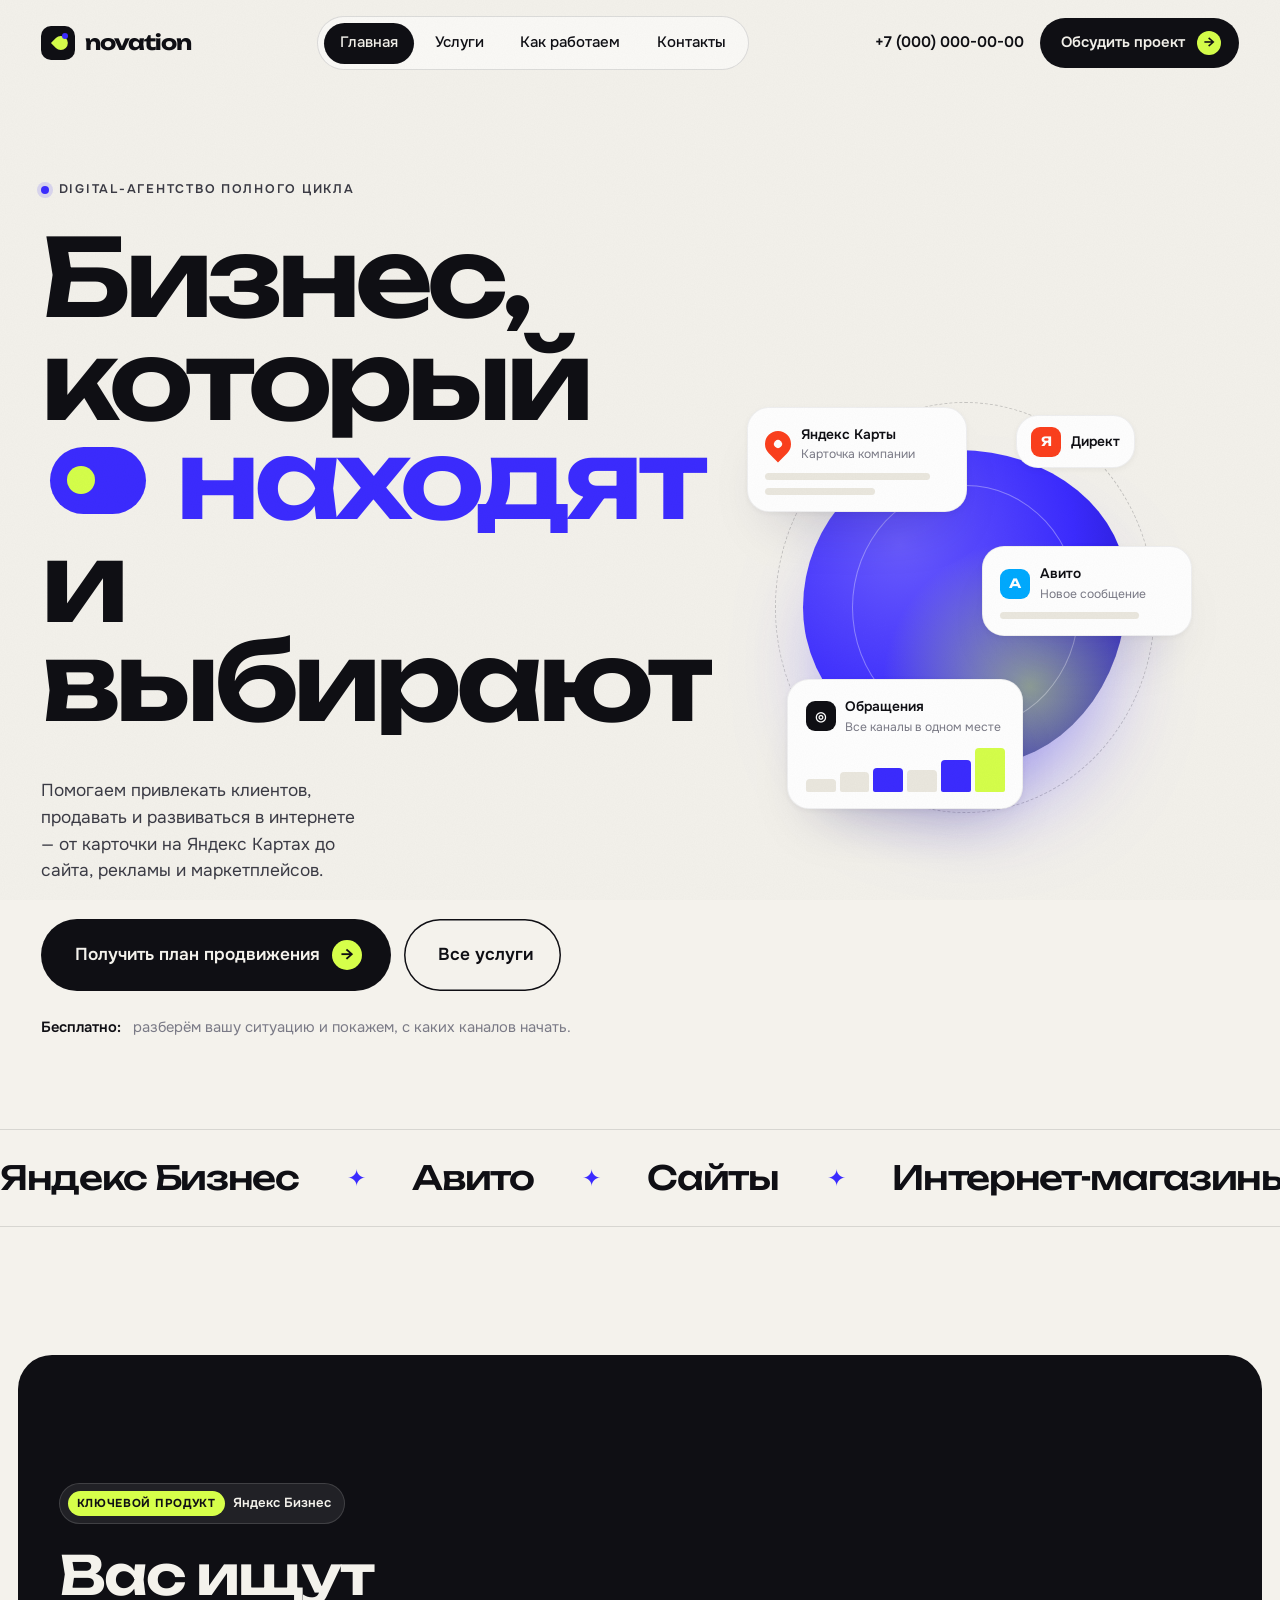
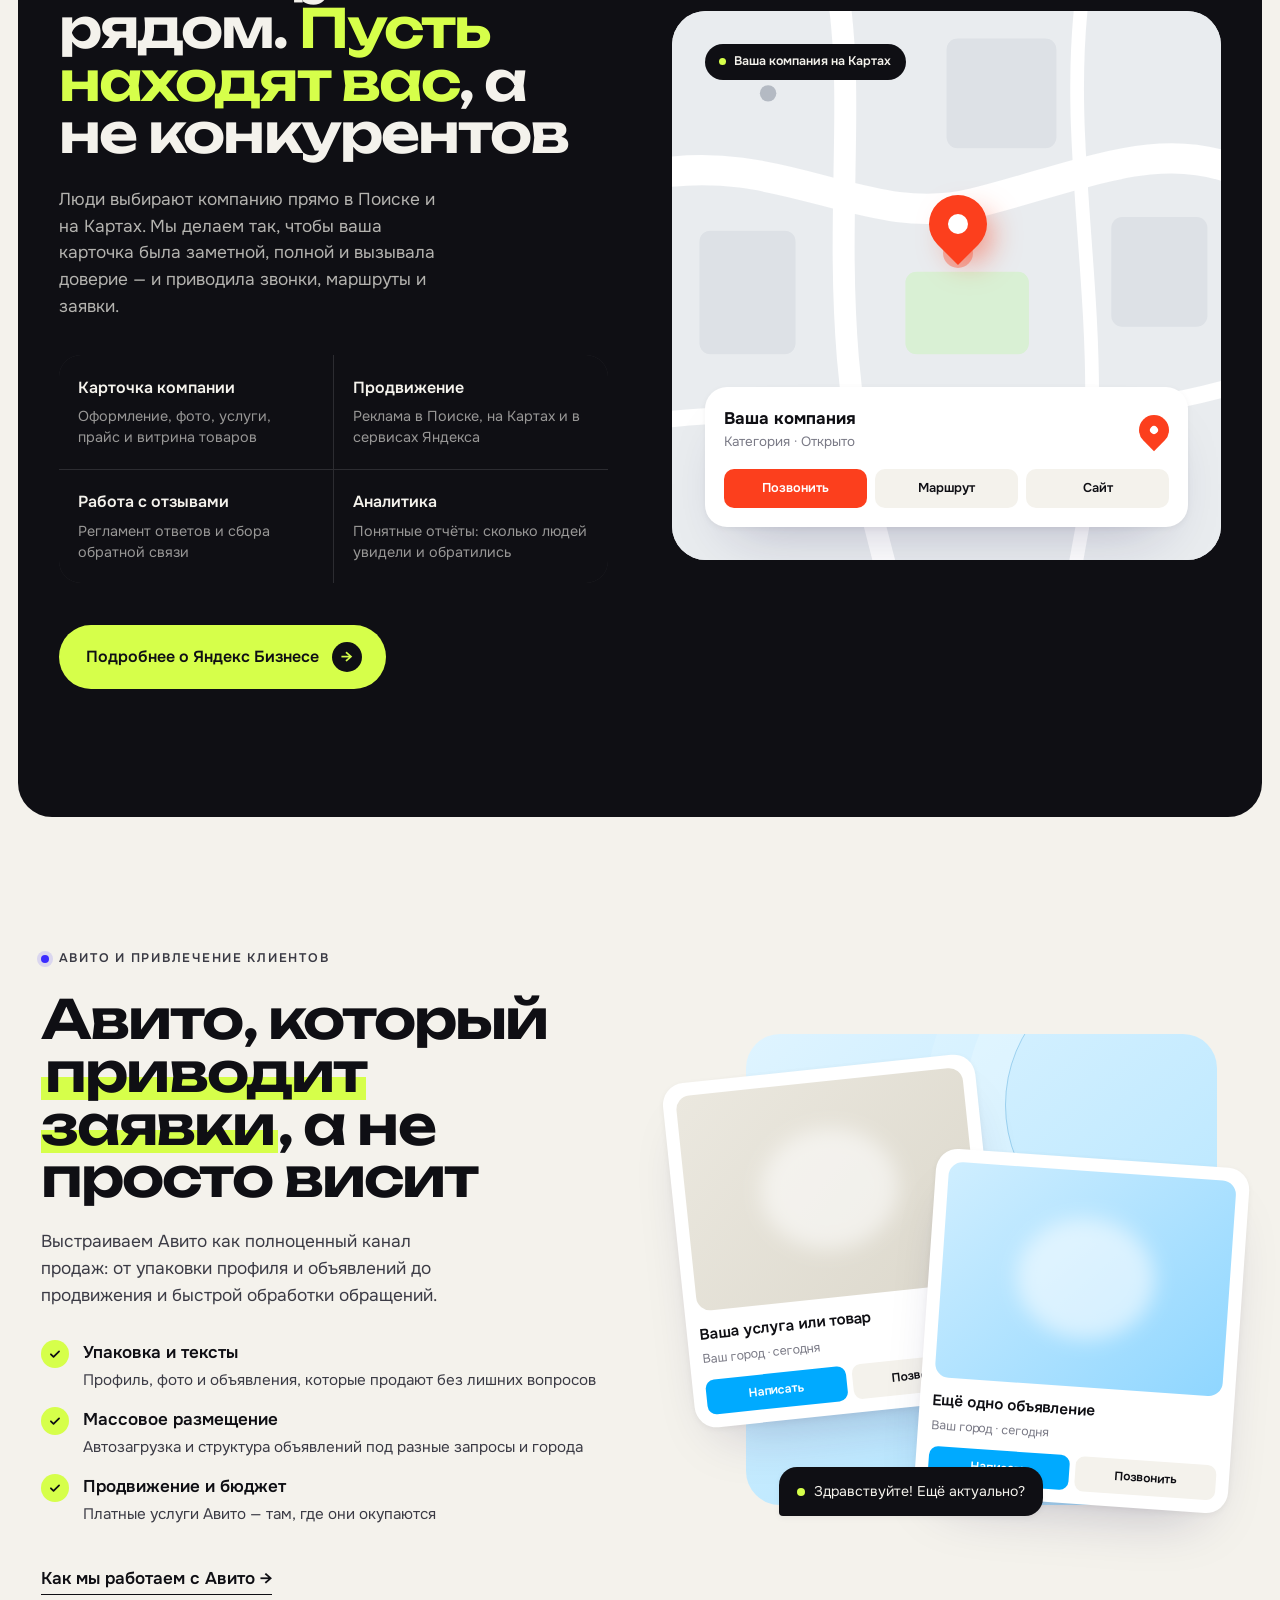
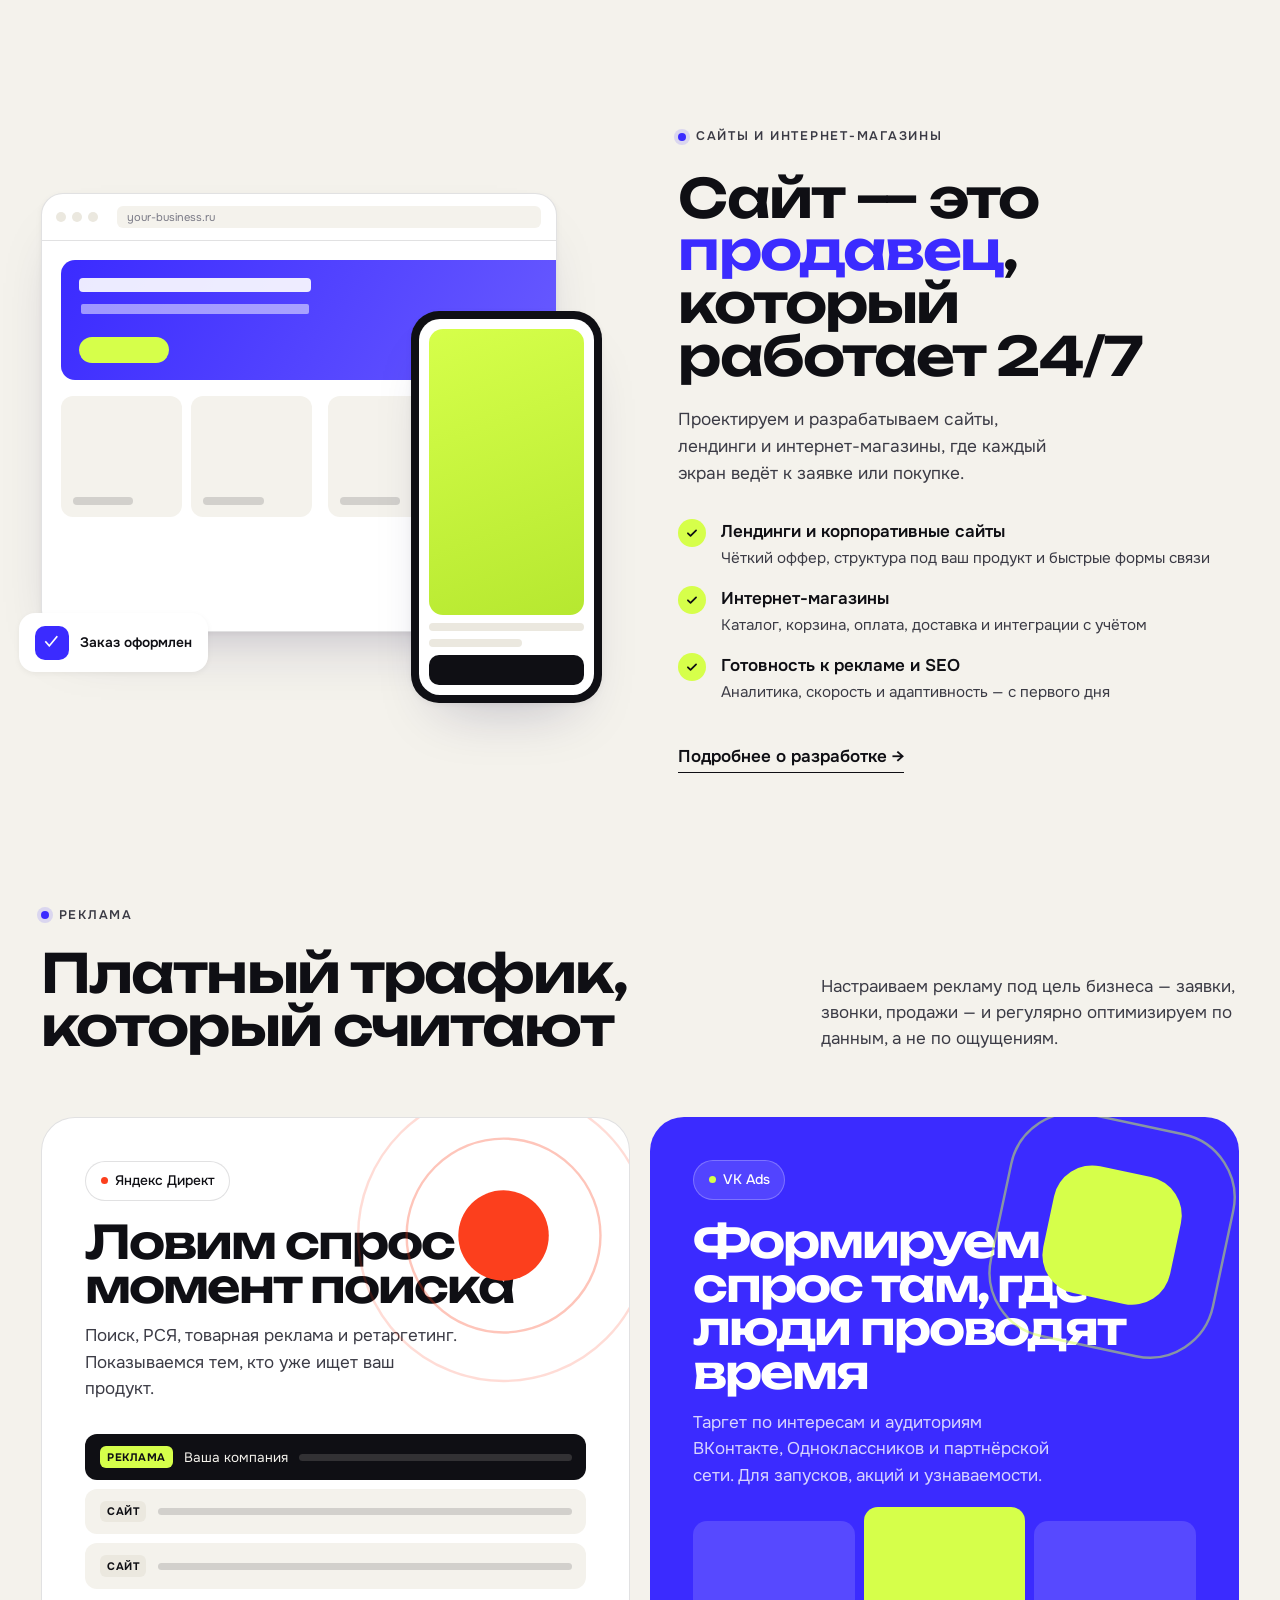
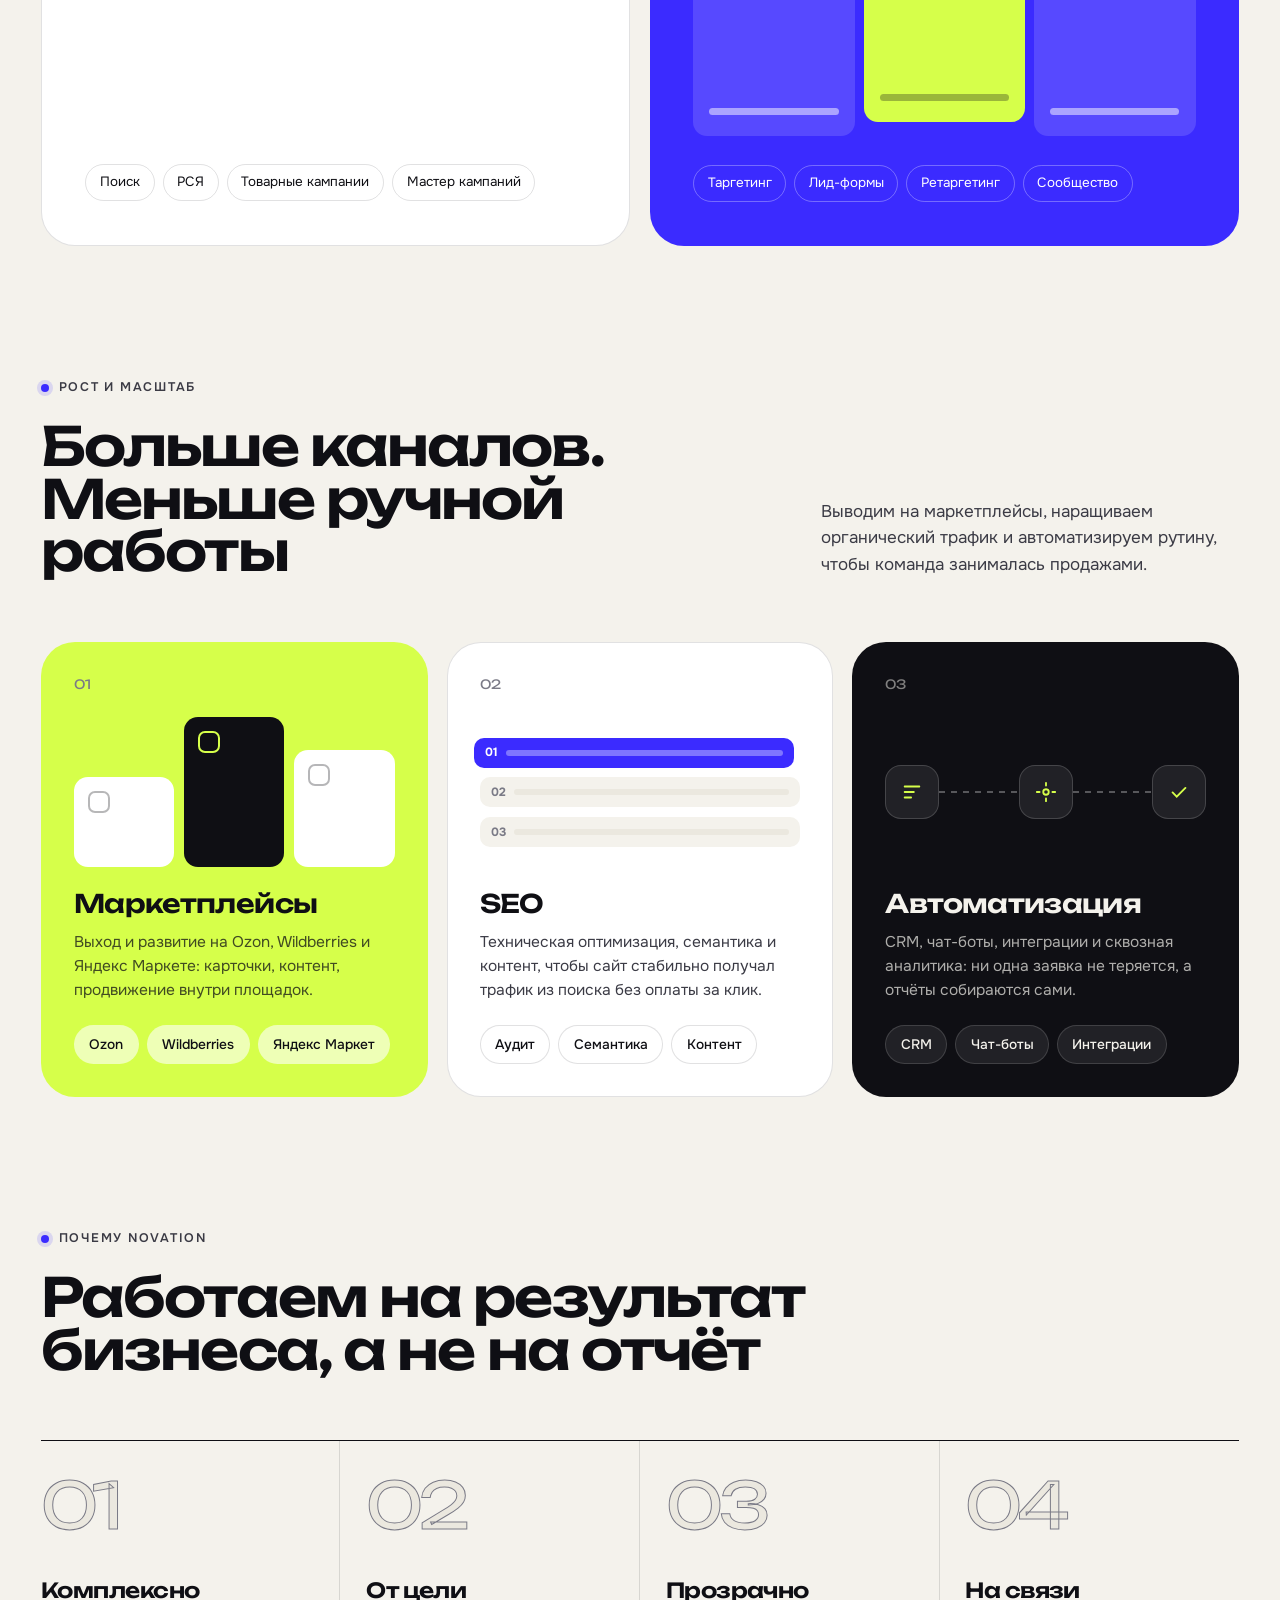
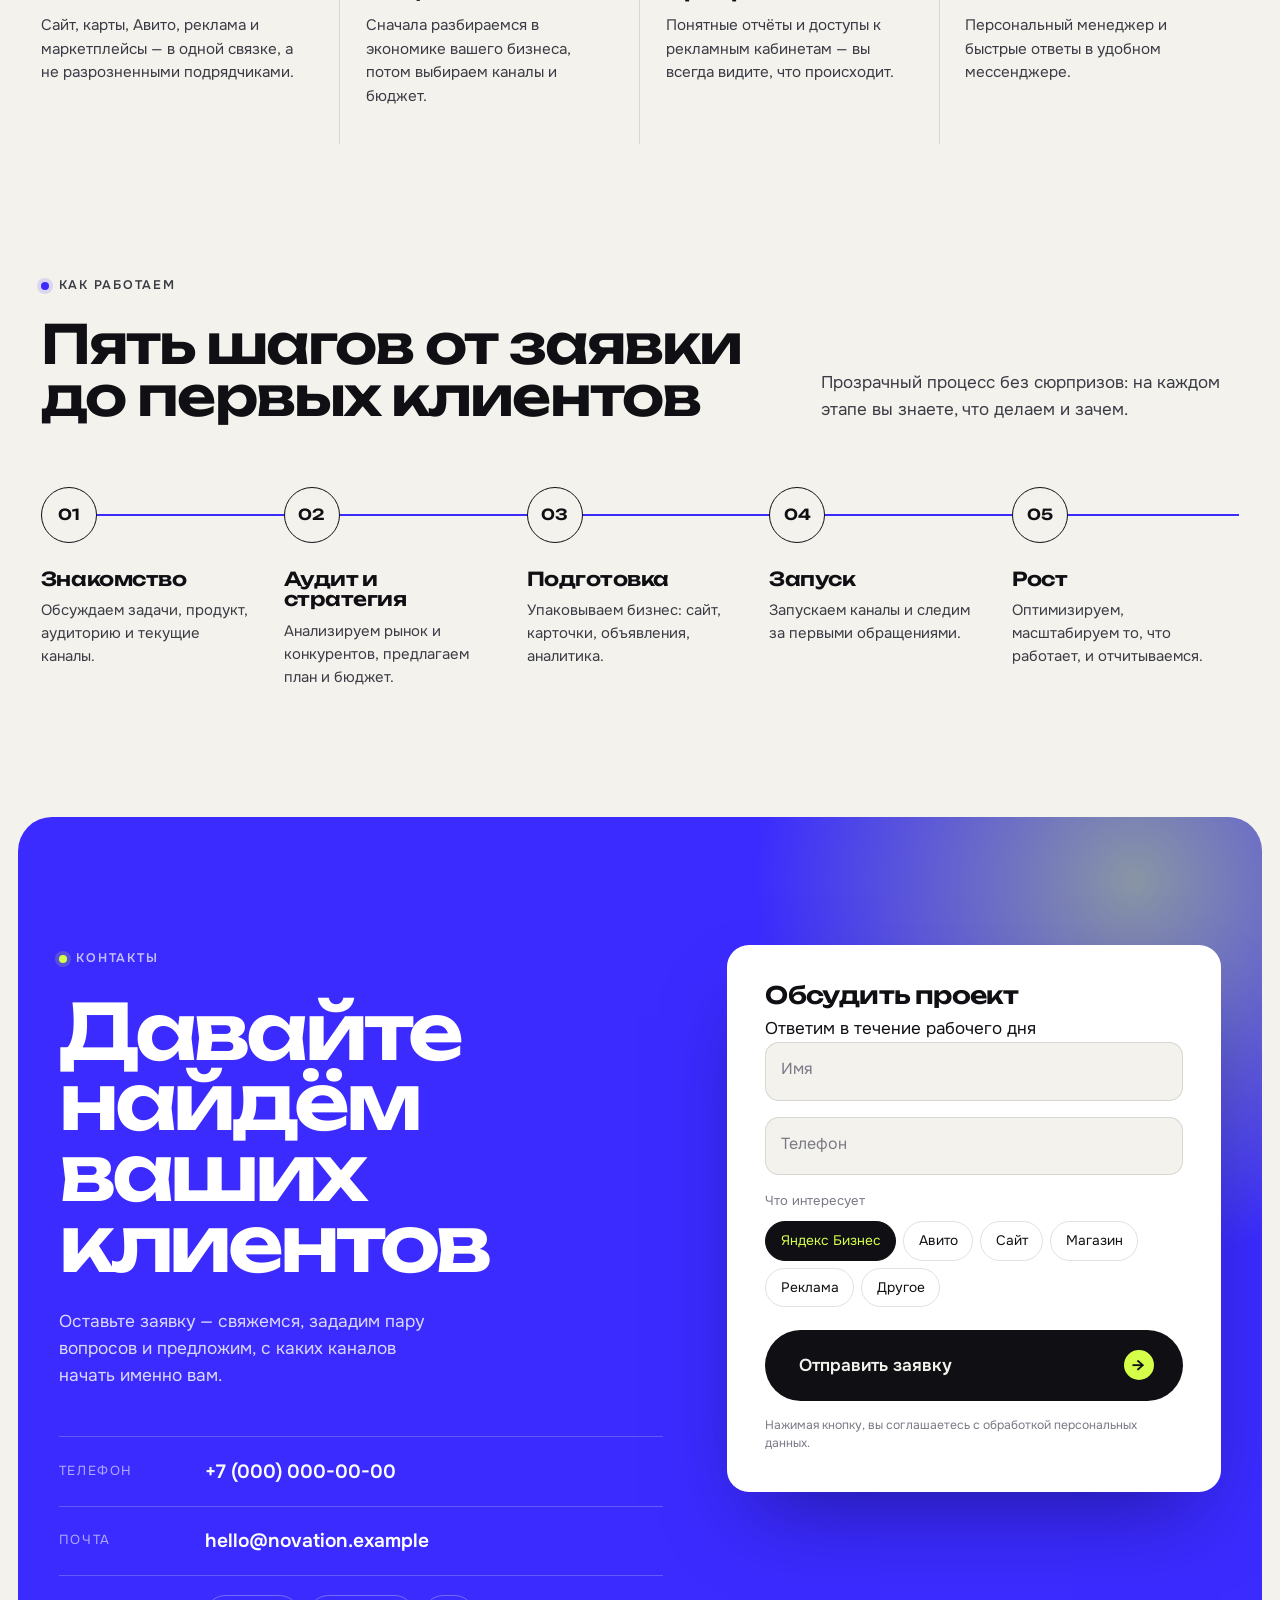
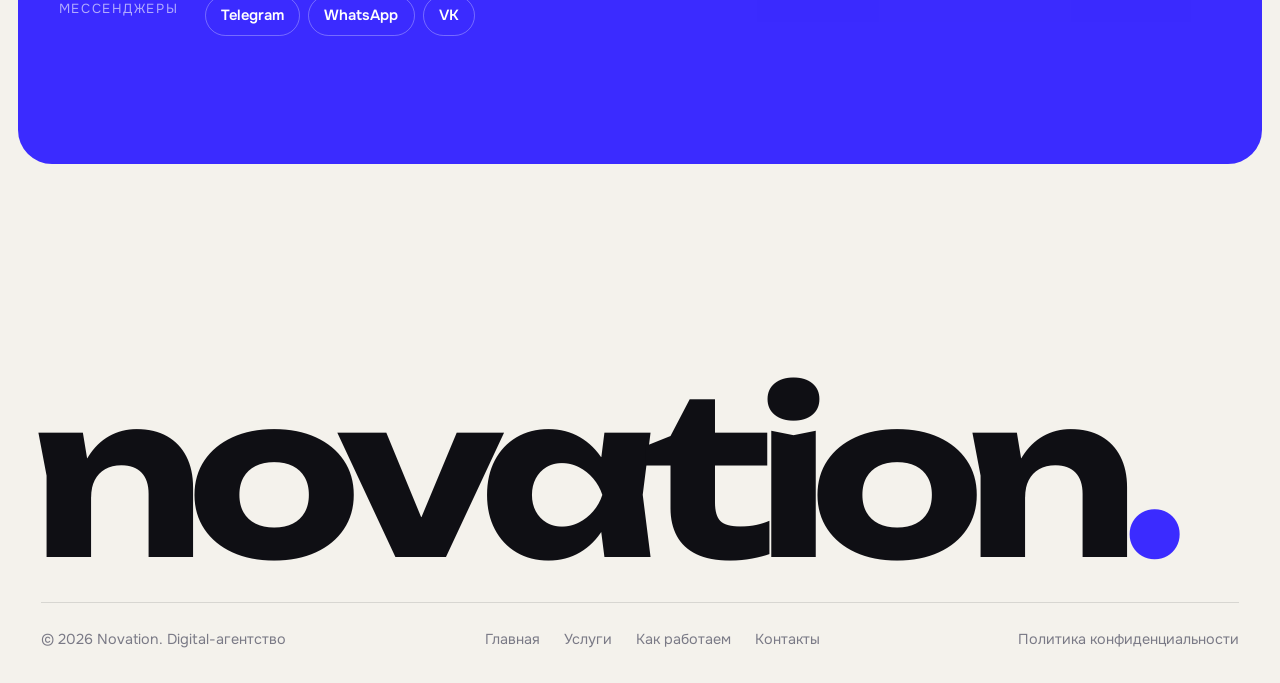
<file: index.html>
<!doctype html>
<html lang="ru">
<head>
  <meta charset="utf-8" />
  <meta name="viewport" content="width=device-width, initial-scale=1" />
  <title>Novation — digital-агентство: клиенты, продажи и рост бизнеса в интернете</title>
  <meta name="description" content="Novation помогает бизнесу привлекать клиентов, продавать и развиваться в интернете: Яндекс Бизнес, Авито, сайты и интернет-магазины, Яндекс Директ, VK Ads, маркетплейсы, SEO и автоматизация." />
  <link rel="icon" href="assets/favicon.svg" type="image/svg+xml" />
  <link rel="preconnect" href="https://fonts.googleapis.com" />
  <link rel="preconnect" href="https://fonts.gstatic.com" crossorigin />
  <link href="https://fonts.googleapis.com/css2?family=Onest:wght@400;500;600;700&family=Unbounded:wght@500;600;700&display=swap" rel="stylesheet" />
  <link rel="stylesheet" href="assets/styles.css" />
</head>
<body>

<!-- ============ HEADER ============ -->
<header class="header">
  <div class="wrap">
    <a href="index.html" class="logo" aria-label="Novation — на главную"><span class="logo-mark"></span>novation</a>
    <nav class="nav" aria-label="Основная навигация">
      <a href="index.html" class="active">Главная</a>
      <a href="services.html">Услуги</a>
      <a href="#process">Как работаем</a>
      <a href="#contacts">Контакты</a>
    </nav>
    <div class="header-cta">
      <a href="tel:+70000000000" class="header-phone">+7 (000) 000-00-00</a>
      <a href="#contacts" class="btn">Обсудить проект <span class="arr">→</span></a>
      <button class="burger" aria-label="Меню" aria-expanded="false"><span></span><span></span></button>
    </div>
  </div>
</header>
<div class="mobile-menu">
  <nav>
    <a href="index.html">Главная</a>
    <a href="services.html">Услуги</a>
    <a href="#process">Как работаем</a>
    <a href="#contacts">Контакты</a>
  </nav>
  <a href="#contacts" class="btn lime lg">Обсудить проект <span class="arr">→</span></a>
</div>

<main>

<!-- ============ HERO ============ -->
<section class="hero">
  <div class="wrap">
    <div class="hero-grid">
      <div>
        <span class="eyebrow">Digital-агентство полного цикла</span>
        <h1 style="margin-top:1.6rem">
          <span class="row"><span>Бизнес,</span></span>
          <span class="row"><span>который <span class="hero-pill" aria-hidden="true"></span> <span class="signal">находят</span></span></span>
          <span class="row"><span>и выбирают</span></span>
        </h1>
        <div class="hero-sub">
          <p class="lead">Помогаем привлекать клиентов, продавать и развиваться в интернете — от карточки на Яндекс Картах до сайта, рекламы и маркетплейсов.</p>
        </div>
        <div class="hero-actions">
          <a href="#contacts" class="btn lg">Получить план продвижения <span class="arr">→</span></a>
          <a href="services.html" class="btn ghost lg">Все услуги</a>
        </div>
        <p class="hero-note"><b>Бесплатно:</b> разберём вашу ситуацию и покажем, с каких каналов начать.</p>
      </div>

      <div class="orbit" aria-hidden="true">
        <div class="orbit-ring"></div>
        <div class="orbit-core"></div>
        <div class="orbit-ring r2"></div>

        <div class="float-card fc-1">
          <div class="fc-head"><span class="pin" style="width:26px;height:26px"></span><span>Яндекс Карты<span class="fc-sub">Карточка компании</span></span></div>
          <div class="skel" style="width:90%"></div><div class="skel" style="width:60%"></div>
        </div>
        <div class="float-card fc-2">
          <div class="fc-head"><span class="fc-ico" style="background:var(--avito)">A</span><span>Авито<span class="fc-sub">Новое сообщение</span></span></div>
          <div class="skel" style="width:80%"></div>
        </div>
        <div class="float-card fc-3">
          <div class="fc-head"><span class="fc-ico" style="background:var(--ink)">◎</span><span>Обращения<span class="fc-sub">Все каналы в одном месте</span></span></div>
          <div class="fc-bar"><i style="height:30%"></i><i style="height:45%"></i><i class="on" style="height:55%"></i><i style="height:50%"></i><i class="on" style="height:72%"></i><i class="hl" style="height:100%"></i></div>
        </div>
        <div class="float-card fc-4"><div class="fc-head"><span class="fc-ico" style="background:var(--yandex)">Я</span>Директ</div></div>
      </div>
    </div>
  </div>

  <div class="marquee" aria-hidden="true">
    <div class="marquee-track">
      <span>Яндекс Бизнес</span><span>Авито</span><span>Сайты</span><span>Интернет-магазины</span><span>Яндекс Директ</span><span>VK Ads</span><span>Маркетплейсы</span><span>SEO</span><span>Автоматизация</span>
    </div>
  </div>
</section>

<!-- ============ YANDEX BUSINESS ============ -->
<section class="section" id="yandex">
  <div class="stage section">
    <div class="wrap">
      <div class="stage-grid">
        <div class="reveal">
          <div class="badge-key"><b>Ключевой продукт</b> Яндекс Бизнес</div>
          <h2>Вас ищут рядом. <em>Пусть находят вас</em>, а не конкурентов</h2>
          <p class="lead">Люди выбирают компанию прямо в Поиске и на Картах. Мы делаем так, чтобы ваша карточка была заметной, полной и вызывала доверие — и приводила звонки, маршруты и заявки.</p>
          <ul class="feature-list">
            <li><b>Карточка компании</b><span>Оформление, фото, услуги, прайс и витрина товаров</span></li>
            <li><b>Продвижение</b><span>Реклама в Поиске, на Картах и в сервисах Яндекса</span></li>
            <li><b>Работа с отзывами</b><span>Регламент ответов и сбора обратной связи</span></li>
            <li><b>Аналитика</b><span>Понятные отчёты: сколько людей увидели и обратились</span></li>
          </ul>
          <a href="services.html#yandex-business" class="btn lime">Подробнее о Яндекс Бизнесе <span class="arr">→</span></a>
        </div>
        <div class="map-card reveal d2" aria-hidden="true">
          <svg class="map" viewBox="0 0 400 400" preserveAspectRatio="xMidYMid slice">
            <rect width="400" height="400" fill="#e9ecef"/>
            <path d="M-20 120 C 80 100, 140 160, 220 140 S 360 90, 420 120" stroke="#fff" stroke-width="22" fill="none"/>
            <path d="M120 -20 C 140 100, 100 220, 160 420" stroke="#fff" stroke-width="16" fill="none"/>
            <path d="M-20 300 C 100 280, 260 320, 420 270" stroke="#fff" stroke-width="12" fill="none"/>
            <path d="M300 -20 C 280 120, 330 260, 290 420" stroke="#fff" stroke-width="10" fill="none"/>
            <rect x="170" y="190" width="90" height="60" rx="8" fill="#d9f0d4"/>
            <rect x="20" y="160" width="70" height="90" rx="8" fill="#dde1e6"/>
            <rect x="320" y="150" width="70" height="80" rx="8" fill="#dde1e6"/>
            <rect x="200" y="20" width="80" height="80" rx="8" fill="#dde1e6"/>
            <circle cx="70" cy="60" r="6" fill="#b4bac3"/><circle cx="340" cy="320" r="6" fill="#b4bac3"/><circle cx="250" cy="330" r="6" fill="#b4bac3"/><circle cx="60" cy="350" r="6" fill="#b4bac3"/>
          </svg>
          <div class="map-pulse"></div>
          <div class="map-pin-big"><span class="pin"></span></div>
          <div class="biz-tag">Ваша компания на Картах</div>
          <div class="biz-card">
            <div class="biz-row">
              <div><div class="biz-name">Ваша компания</div><div class="biz-cat">Категория · Открыто</div></div>
              <span class="pin" style="width:30px;height:30px"></span>
            </div>
            <div class="biz-actions"><span>Позвонить</span><span>Маршрут</span><span>Сайт</span></div>
          </div>
        </div>
      </div>
    </div>
  </div>
</section>

<!-- ============ AVITO ============ -->
<section class="section" id="avito" style="padding-top:0">
  <div class="wrap">
    <div class="split">
      <div class="reveal">
        <span class="eyebrow">Авито и привлечение клиентов</span>
        <h2>Авито, который <span class="mark">приводит заявки</span>, а не просто висит</h2>
        <p class="lead">Выстраиваем Авито как полноценный канал продаж: от упаковки профиля и объявлений до продвижения и быстрой обработки обращений.</p>
        <ul class="ticks">
          <li><div><b>Упаковка и тексты</b><span>Профиль, фото и объявления, которые продают без лишних вопросов</span></div></li>
          <li><div><b>Массовое размещение</b><span>Автозагрузка и структура объявлений под разные запросы и города</span></div></li>
          <li><div><b>Продвижение и бюджет</b><span>Платные услуги Авито — там, где они окупаются</span></div></li>
        </ul>
        <a href="services.html#avito" class="link-arrow">Как мы работаем с Авито →</a>
      </div>
      <div class="avito-stage reveal d2" aria-hidden="true">
        <div class="avito-bg"></div>
        <div class="listing l1"><div class="ph"></div><div class="t">Ваша услуга или товар</div><div class="m">Ваш город · сегодня</div><div class="act"><span class="b">Написать</span><span>Позвонить</span></div></div>
        <div class="listing l2"><div class="ph" style="background:linear-gradient(135deg,#cfeeff,#8fd6ff)"></div><div class="t">Ещё одно объявление</div><div class="m">Ваш город · сегодня</div><div class="act"><span class="b">Написать</span><span>Позвонить</span></div></div>
        <div class="msg-bubble"><i></i>Здравствуйте! Ещё актуально?</div>
      </div>
    </div>
  </div>
</section>

<!-- ============ SITES & SHOPS ============ -->
<section class="section" id="sites" style="padding-top:0">
  <div class="wrap">
    <div class="split rev">
      <div class="reveal">
        <span class="eyebrow">Сайты и интернет-магазины</span>
        <h2>Сайт — это <span class="signal">продавец</span>, который работает 24/7</h2>
        <p class="lead">Проектируем и разрабатываем сайты, лендинги и интернет-магазины, где каждый экран ведёт к заявке или покупке.</p>
        <ul class="ticks">
          <li><div><b>Лендинги и корпоративные сайты</b><span>Чёткий оффер, структура под ваш продукт и быстрые формы связи</span></div></li>
          <li><div><b>Интернет-магазины</b><span>Каталог, корзина, оплата, доставка и интеграции с учётом</span></div></li>
          <li><div><b>Готовность к рекламе и SEO</b><span>Аналитика, скорость и адаптивность — с первого дня</span></div></li>
        </ul>
        <a href="services.html#sites" class="link-arrow">Подробнее о разработке →</a>
      </div>
      <div class="devices reveal d2" aria-hidden="true">
        <div class="browser">
          <div class="browser-bar"><i></i><i></i><i></i><span class="url">your-business.ru</span></div>
          <div class="browser-body">
            <div class="bb-hero"></div>
            <div class="bb-grid"><div class="bb-prod"></div><div class="bb-prod"></div></div>
            <div class="bb-grid"><div class="bb-prod"></div><div class="bb-prod"></div></div>
          </div>
        </div>
        <div class="phone"><div class="phone-screen"><div class="p-img"></div><div class="p-line"></div><div class="p-line" style="width:60%"></div><div class="p-btn"></div></div></div>
        <div class="cart-badge"><span class="ci">✓</span>Заказ оформлен</div>
      </div>
    </div>
  </div>
</section>

<!-- ============ ADS ============ -->
<section class="section" id="ads" style="padding-top:0">
  <div class="wrap">
    <div class="sec-head reveal">
      <div>
        <span class="eyebrow">Реклама</span>
        <h2>Платный трафик,<br>который считают</h2>
      </div>
      <p>Настраиваем рекламу под цель бизнеса — заявки, звонки, продажи — и регулярно оптимизируем по данным, а не по ощущениям.</p>
    </div>
    <div class="duo">
      <article class="ad-card direct reveal">
        <svg class="ad-visual" viewBox="0 0 200 200" aria-hidden="true"><circle cx="100" cy="100" r="90" fill="none" stroke="#fc3f1d" stroke-opacity=".18" stroke-width="1.5"/><circle cx="100" cy="100" r="60" fill="none" stroke="#fc3f1d" stroke-opacity=".3" stroke-width="1.5"/><circle cx="100" cy="100" r="28" fill="#fc3f1d"/></svg>
        <div>
          <span class="chip"><i style="background:var(--yandex)"></i>Яндекс Директ</span>
          <h3>Ловим спрос в момент поиска</h3>
          <p>Поиск, РСЯ, товарная реклама и ретаргетинг. Показываемся тем, кто уже ищет ваш продукт.</p>
          <div class="serp" aria-hidden="true">
            <div><small>РЕКЛАМА</small>Ваша компания<i></i></div>
            <div><small>САЙТ</small><i></i></div>
            <div><small>САЙТ</small><i></i></div>
          </div>
        </div>
        <div class="ad-tags"><span>Поиск</span><span>РСЯ</span><span>Товарные кампании</span><span>Мастер кампаний</span></div>
      </article>
      <article class="ad-card vk reveal d2">
        <svg class="ad-visual" viewBox="0 0 200 200" aria-hidden="true"><rect x="30" y="30" width="140" height="140" rx="40" fill="none" stroke="#d6ff4a" stroke-opacity=".5" stroke-width="1.5" transform="rotate(12 100 100)"/><rect x="60" y="60" width="80" height="80" rx="24" fill="#d6ff4a" transform="rotate(12 100 100)"/></svg>
        <div>
          <span class="chip" style="background:rgba(255,255,255,.12);border-color:rgba(255,255,255,.25);color:#fff"><i style="background:var(--lime)"></i>VK Ads</span>
          <h3>Формируем спрос там, где люди проводят время</h3>
          <p>Таргет по интересам и аудиториям ВКонтакте, Одноклассников и партнёрской сети. Для запусков, акций и узнаваемости.</p>
          <div class="feed" aria-hidden="true"><div></div><div></div><div></div></div>
        </div>
        <div class="ad-tags"><span>Таргетинг</span><span>Лид-формы</span><span>Ретаргетинг</span><span>Сообщество</span></div>
      </article>
    </div>
  </div>
</section>

<!-- ============ MARKETPLACES / SEO / AUTOMATION ============ -->
<section class="section" style="padding-top:0">
  <div class="wrap">
    <div class="sec-head reveal">
      <div>
        <span class="eyebrow">Рост и масштаб</span>
        <h2>Больше каналов.<br>Меньше ручной работы</h2>
      </div>
      <p>Выводим на маркетплейсы, наращиваем органический трафик и автоматизируем рутину, чтобы команда занималась продажами.</p>
    </div>
    <div class="bento">
      <article class="tile lime-t reveal">
        <span class="num">01</span>
        <div class="tile-ill" aria-hidden="true"><div class="mp-boxes"><span></span><span></span><span></span></div></div>
        <h3>Маркетплейсы</h3>
        <p>Выход и развитие на Ozon, Wildberries и Яндекс Маркете: карточки, контент, продвижение внутри площадок.</p>
        <div class="chips"><span class="chip">Ozon</span><span class="chip">Wildberries</span><span class="chip">Яндекс Маркет</span></div>
      </article>
      <article class="tile reveal d1">
        <span class="num">02</span>
        <div class="tile-ill" aria-hidden="true"><div class="seo-lines"><div>01</div><div>02</div><div>03</div></div></div>
        <h3>SEO</h3>
        <p>Техническая оптимизация, семантика и контент, чтобы сайт стабильно получал трафик из поиска без оплаты за клик.</p>
        <div class="chips"><span class="chip">Аудит</span><span class="chip">Семантика</span><span class="chip">Контент</span></div>
      </article>
      <article class="tile ink-t reveal d2">
        <span class="num">03</span>
        <div class="tile-ill" aria-hidden="true">
          <div class="auto-flow">
            <span class="auto-node"><svg viewBox="0 0 24 24" fill="none" stroke-width="2" stroke-linecap="round"><path d="M4 6h16M4 12h10M4 18h7"/></svg></span>
            <span class="auto-line"></span>
            <span class="auto-node"><svg viewBox="0 0 24 24" fill="none" stroke-width="2" stroke-linecap="round"><circle cx="12" cy="12" r="3"/><path d="M12 2v3M12 19v3M2 12h3M19 12h3"/></svg></span>
            <span class="auto-line"></span>
            <span class="auto-node"><svg viewBox="0 0 24 24" fill="none" stroke-width="2" stroke-linecap="round"><path d="M5 12.5l4.5 4.5L19 7.5"/></svg></span>
          </div>
        </div>
        <h3>Автоматизация</h3>
        <p>CRM, чат-боты, интеграции и сквозная аналитика: ни одна заявка не теряется, а отчёты собираются сами.</p>
        <div class="chips"><span class="chip">CRM</span><span class="chip">Чат-боты</span><span class="chip">Интеграции</span></div>
      </article>
    </div>
  </div>
</section>

<!-- ============ ADVANTAGES ============ -->
<section class="section" style="padding-top:0">
  <div class="wrap">
    <div class="sec-head reveal">
      <div>
        <span class="eyebrow">Почему Novation</span>
        <h2>Работаем на результат<br>бизнеса, а не на отчёт</h2>
      </div>
    </div>
    <div class="adv">
      <div class="adv-item reveal"><div class="n">01</div><h3>Комплексно</h3><p>Сайт, карты, Авито, реклама и маркетплейсы — в одной связке, а не разрозненными подрядчиками.</p></div>
      <div class="adv-item reveal d1"><div class="n">02</div><h3>От цели</h3><p>Сначала разбираемся в экономике вашего бизнеса, потом выбираем каналы и бюджет.</p></div>
      <div class="adv-item reveal d2"><div class="n">03</div><h3>Прозрачно</h3><p>Понятные отчёты и доступы к рекламным кабинетам — вы всегда видите, что происходит.</p></div>
      <div class="adv-item reveal d3"><div class="n">04</div><h3>На связи</h3><p>Персональный менеджер и быстрые ответы в удобном мессенджере.</p></div>
    </div>
  </div>
</section>

<!-- ============ PROCESS ============ -->
<section class="section" id="process" style="padding-top:0">
  <div class="wrap">
    <div class="sec-head reveal">
      <div>
        <span class="eyebrow">Как работаем</span>
        <h2>Пять шагов от заявки<br>до первых клиентов</h2>
      </div>
      <p>Прозрачный процесс без сюрпризов: на каждом этапе вы знаете, что делаем и зачем.</p>
    </div>
    <div class="process">
      <span class="process-progress"></span>
      <div class="step"><span class="step-dot">01</span><h3>Знакомство</h3><p>Обсуждаем задачи, продукт, аудиторию и текущие каналы.</p></div>
      <div class="step"><span class="step-dot">02</span><h3>Аудит и стратегия</h3><p>Анализируем рынок и конкурентов, предлагаем план и бюджет.</p></div>
      <div class="step"><span class="step-dot">03</span><h3>Подготовка</h3><p>Упаковываем бизнес: сайт, карточки, объявления, аналитика.</p></div>
      <div class="step"><span class="step-dot">04</span><h3>Запуск</h3><p>Запускаем каналы и следим за первыми обращениями.</p></div>
      <div class="step"><span class="step-dot">05</span><h3>Рост</h3><p>Оптимизируем, масштабируем то, что работает, и отчитываемся.</p></div>
    </div>
  </div>
</section>

<!-- ============ CTA + CONTACTS ============ -->
<section class="section" id="contacts" style="padding-top:0">
  <div class="cta-final section">
    <div class="wrap">
      <div class="cta-grid">
        <div class="reveal">
          <span class="eyebrow on-dark">Контакты</span>
          <h2 style="margin-top:1.6rem">Давайте<br>найдём ваших<br>клиентов</h2>
          <p class="lead">Оставьте заявку — свяжемся, зададим пару вопросов и предложим, с каких каналов начать именно вам.</p>
          <div class="contacts">
            <div class="contact-row"><span>Телефон</span><a href="tel:+70000000000">+7 (000) 000-00-00</a></div>
            <div class="contact-row"><span>Почта</span><a href="mailto:hello@novation.example">hello@novation.example</a></div>
            <div class="contact-row"><span>Мессенджеры</span><div class="messengers"><a href="#">Telegram</a><a href="#">WhatsApp</a><a href="#">VK</a></div></div>
          </div>
        </div>
        <div class="form reveal d2">
          <form>
            <h3>Обсудить проект</h3>
            <p>Ответим в течение рабочего дня</p>
            <div class="field"><input id="f-name" type="text" placeholder=" " required /><label for="f-name">Имя</label></div>
            <div class="field"><input id="f-phone" type="tel" placeholder=" " required /><label for="f-phone">Телефон</label></div>
            <div class="form-label">Что интересует</div>
            <div class="pick">
              <input type="checkbox" id="p1" checked /><label for="p1">Яндекс Бизнес</label>
              <input type="checkbox" id="p2" /><label for="p2">Авито</label>
              <input type="checkbox" id="p3" /><label for="p3">Сайт</label>
              <input type="checkbox" id="p4" /><label for="p4">Магазин</label>
              <input type="checkbox" id="p5" /><label for="p5">Реклама</label>
              <input type="checkbox" id="p6" /><label for="p6">Другое</label>
            </div>
            <button type="submit" class="btn lg">Отправить заявку <span class="arr">→</span></button>
            <p class="form-legal">Нажимая кнопку, вы соглашаетесь с обработкой персональных данных.</p>
          </form>
          <div class="form-ok">
            <div class="ok-ico"><svg width="30" height="30" viewBox="0 0 24 24" fill="none" stroke="#0f0f14" stroke-width="2.6" stroke-linecap="round" stroke-linejoin="round"><path d="M5 12.5l4.5 4.5L19 7.5"/></svg></div>
            <h3>Заявка отправлена</h3>
            <p class="muted" style="margin-top:.5rem">Это прототип — форма пока не подключена.</p>
          </div>
        </div>
      </div>
    </div>
  </div>
</section>

</main>

<!-- ============ FOOTER ============ -->
<footer class="footer">
  <div class="wrap">
    <div class="footer-big" aria-hidden="true">novation<span>.</span></div>
    <div class="footer-row">
      <span>© 2026 Novation. Digital-агентство</span>
      <nav><a href="index.html">Главная</a><a href="services.html">Услуги</a><a href="#process">Как работаем</a><a href="#contacts">Контакты</a></nav>
      <a href="#">Политика конфиденциальности</a>
    </div>
  </div>
</footer>

<script src="assets/main.js" defer></script>
</body>
</html>
</file>
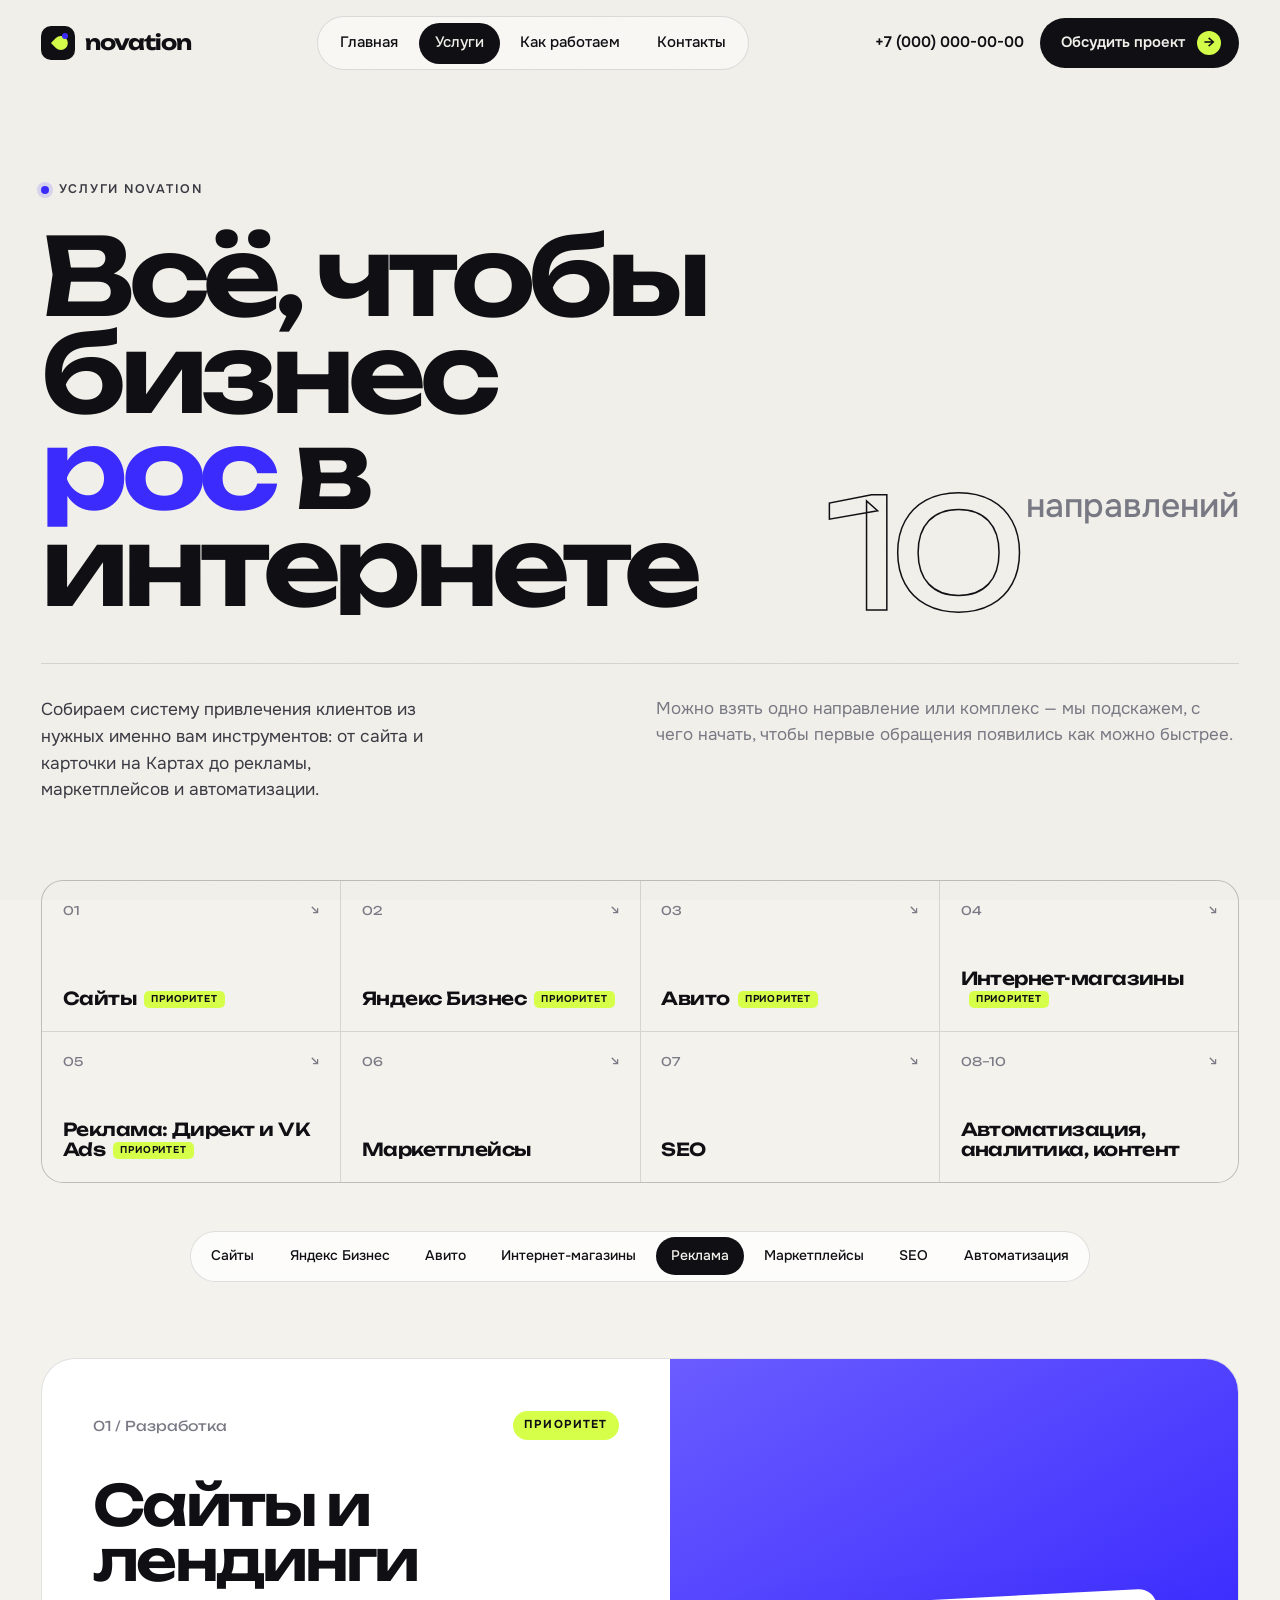
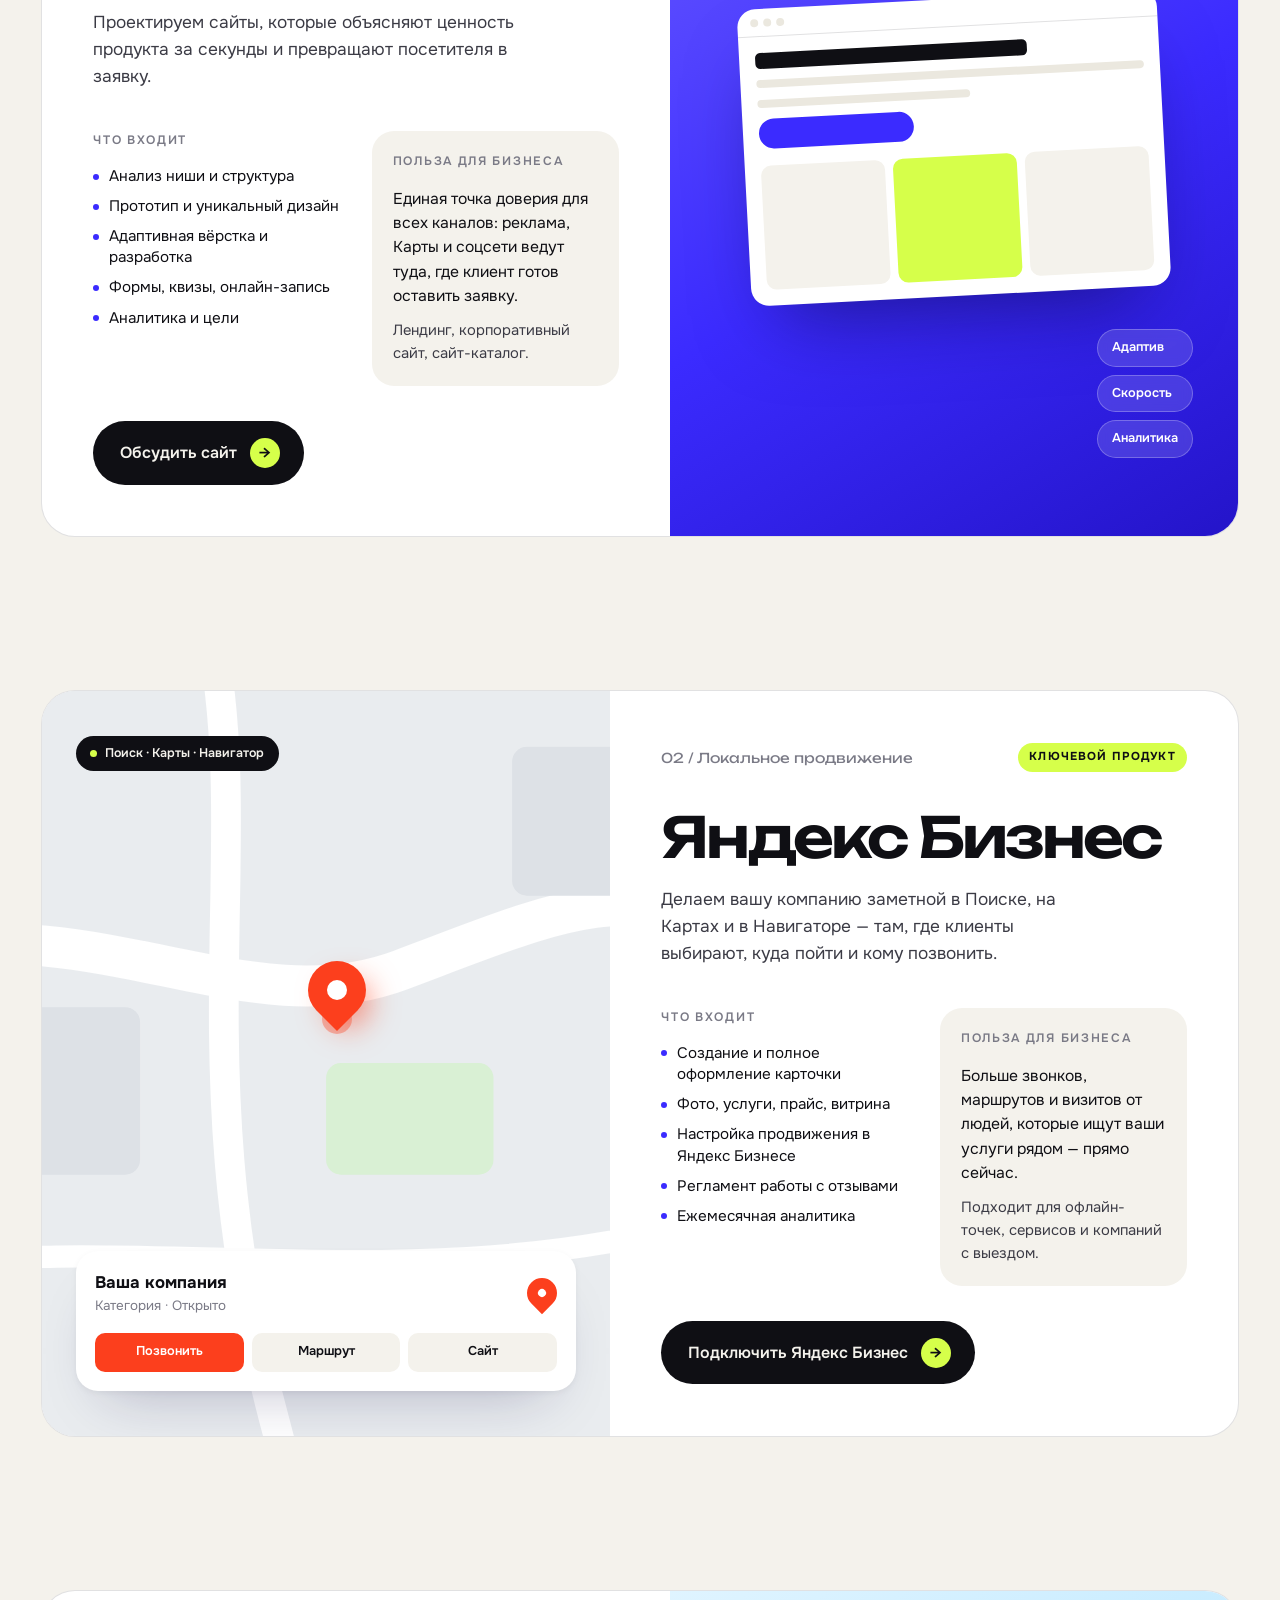
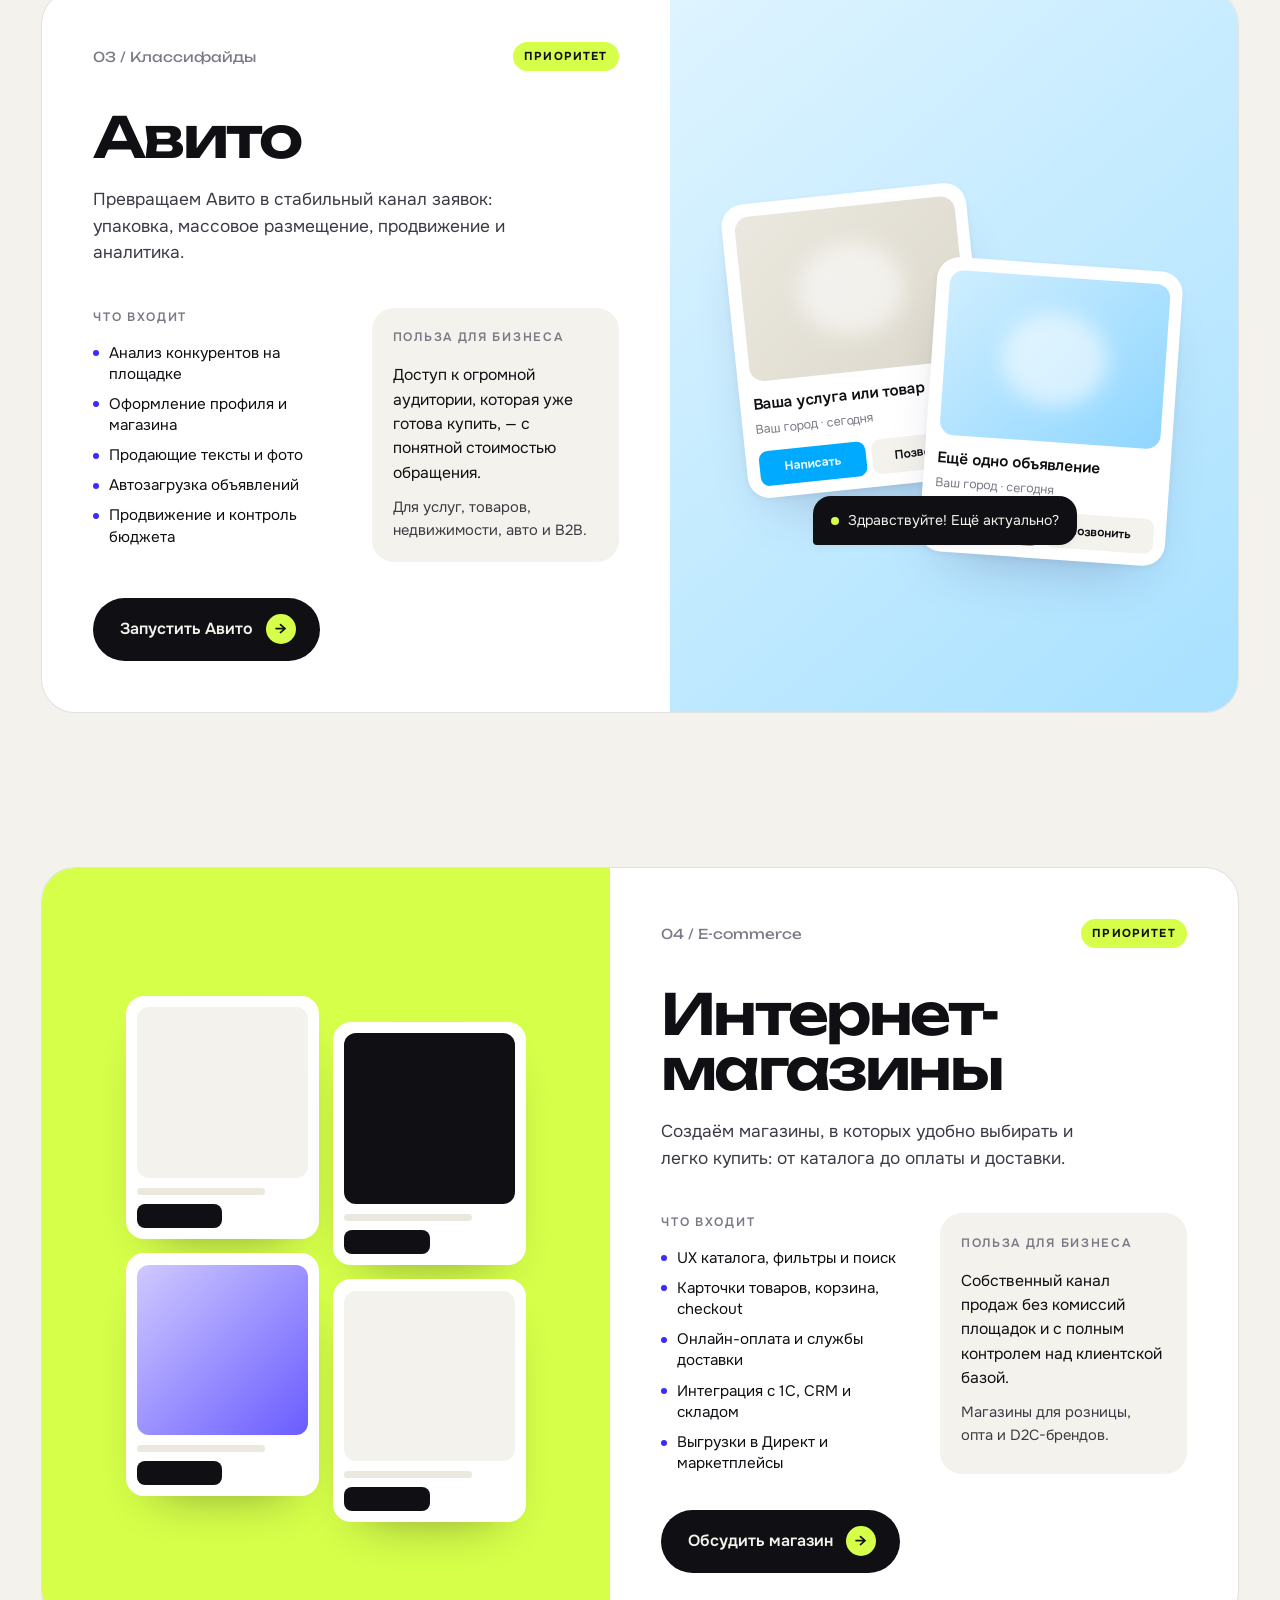
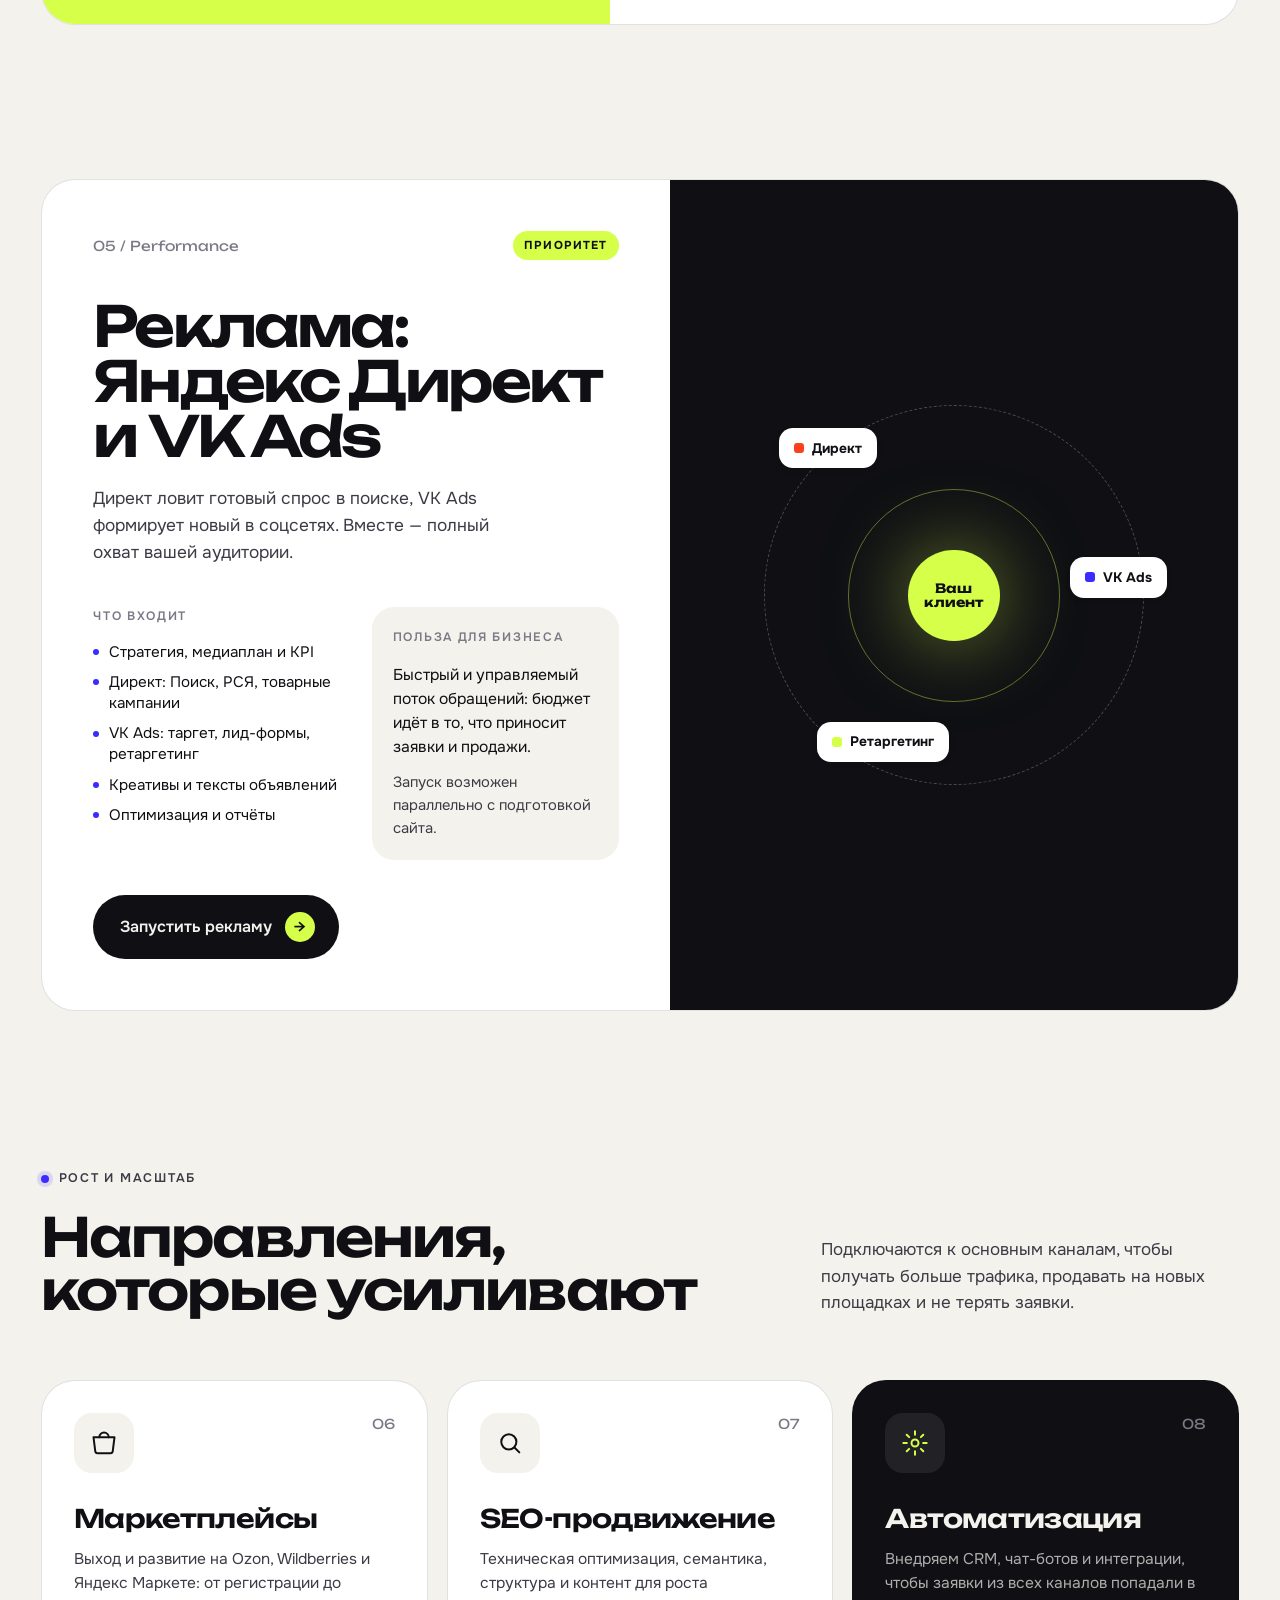
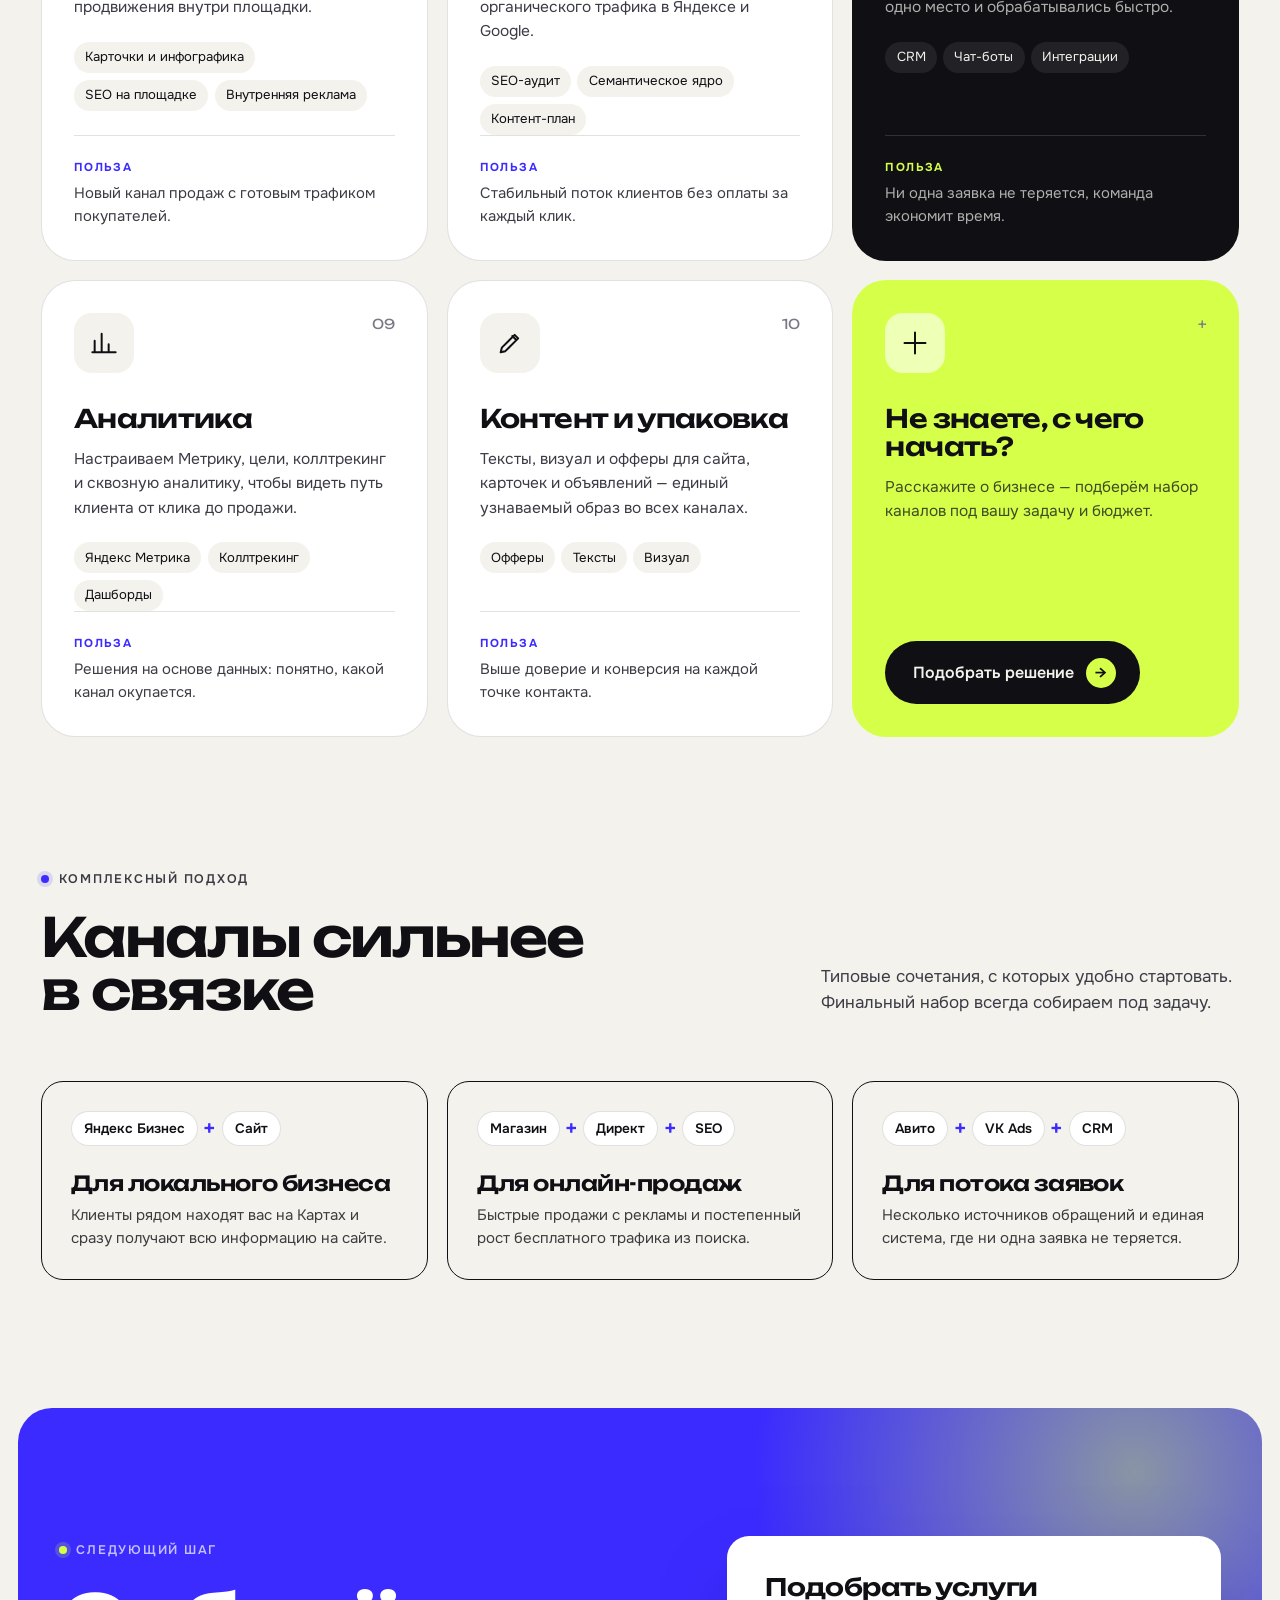
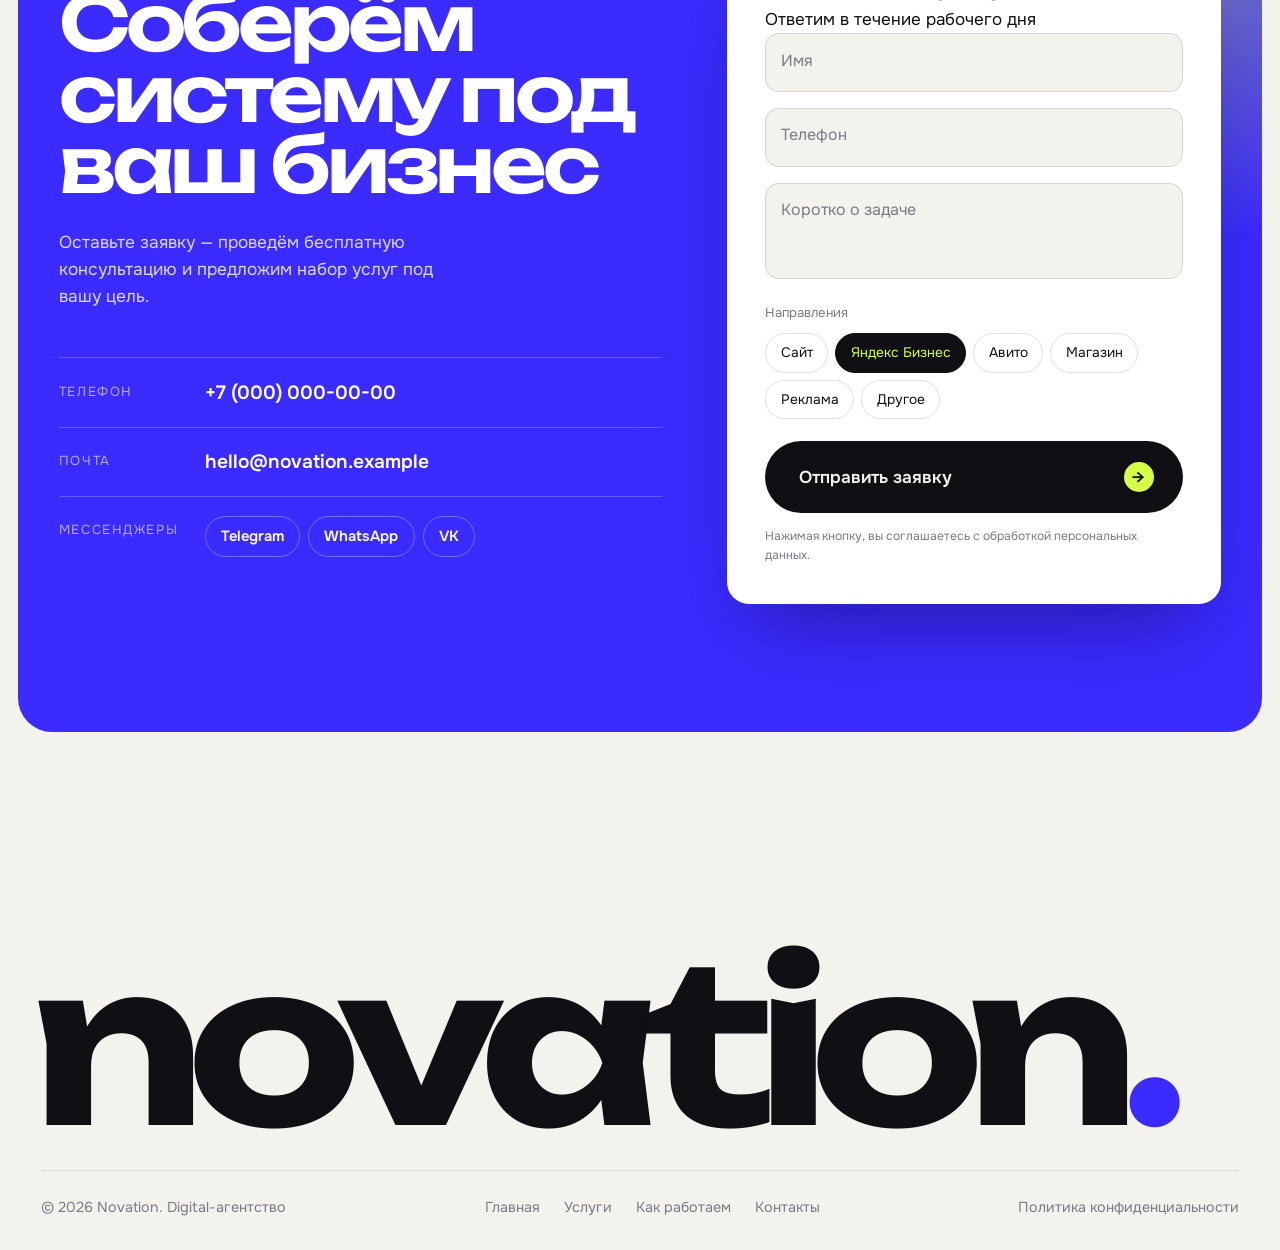
<file: services.html>
<!doctype html>
<html lang="ru">
<head>
  <meta charset="utf-8" />
  <meta name="viewport" content="width=device-width, initial-scale=1" />
  <title>Услуги — Novation: сайты, Яндекс Бизнес, Авито, интернет-магазины, реклама</title>
  <meta name="description" content="Все направления Novation: разработка сайтов и интернет-магазинов, Яндекс Бизнес, Авито, Яндекс Директ и VK Ads, маркетплейсы, SEO, автоматизация и аналитика." />
  <link rel="icon" href="assets/favicon.svg" type="image/svg+xml" />
  <link rel="preconnect" href="https://fonts.googleapis.com" />
  <link rel="preconnect" href="https://fonts.gstatic.com" crossorigin />
  <link href="https://fonts.googleapis.com/css2?family=Onest:wght@400;500;600;700&family=Unbounded:wght@500;600;700&display=swap" rel="stylesheet" />
  <link rel="stylesheet" href="assets/styles.css" />
</head>
<body>

<!-- ============ HEADER ============ -->
<header class="header">
  <div class="wrap">
    <a href="index.html" class="logo" aria-label="Novation — на главную"><span class="logo-mark"></span>novation</a>
    <nav class="nav" aria-label="Основная навигация">
      <a href="index.html">Главная</a>
      <a href="services.html" class="active">Услуги</a>
      <a href="index.html#process">Как работаем</a>
      <a href="#contacts">Контакты</a>
    </nav>
    <div class="header-cta">
      <a href="tel:+70000000000" class="header-phone">+7 (000) 000-00-00</a>
      <a href="#contacts" class="btn">Обсудить проект <span class="arr">→</span></a>
      <button class="burger" aria-label="Меню" aria-expanded="false"><span></span><span></span></button>
    </div>
  </div>
</header>
<div class="mobile-menu">
  <nav>
    <a href="index.html">Главная</a>
    <a href="services.html">Услуги</a>
    <a href="index.html#process">Как работаем</a>
    <a href="#contacts">Контакты</a>
  </nav>
  <a href="#contacts" class="btn lime lg">Обсудить проект <span class="arr">→</span></a>
</div>

<main>

<!-- ============ HERO ============ -->
<section class="s-hero">
  <div class="wrap">
    <span class="eyebrow">Услуги Novation</span>
    <div class="s-hero-top" style="margin-top:1.6rem">
      <h1>
        <span class="row"><span>Всё, чтобы бизнес</span></span>
        <span class="row"><span><span class="signal">рос</span> в интернете</span></span>
      </h1>
      <div class="s-count" aria-hidden="true">10<sup>направлений</sup></div>
    </div>
    <div class="s-intro">
      <p class="lead">Собираем систему привлечения клиентов из нужных именно вам инструментов: от сайта и карточки на Картах до рекламы, маркетплейсов и автоматизации.</p>
      <p class="muted">Можно взять одно направление или комплекс — мы подскажем, с чего начать, чтобы первые обращения появились как можно быстрее.</p>
    </div>
  </div>
</section>

<!-- ============ INDEX ============ -->
<section style="padding-bottom:1rem">
  <div class="wrap">
    <div class="s-index reveal">
      <a href="#sites" class="prio"><small><span>01</span><span>↘</span></small><b>Сайты</b></a>
      <a href="#yandex-business" class="prio"><small><span>02</span><span>↘</span></small><b>Яндекс Бизнес</b></a>
      <a href="#avito" class="prio"><small><span>03</span><span>↘</span></small><b>Авито</b></a>
      <a href="#shops" class="prio"><small><span>04</span><span>↘</span></small><b>Интернет-магазины</b></a>
      <a href="#ads" class="prio"><small><span>05</span><span>↘</span></small><b>Реклама: Директ и VK Ads</b></a>
      <a href="#marketplaces"><small><span>06</span><span>↘</span></small><b>Маркетплейсы</b></a>
      <a href="#seo"><small><span>07</span><span>↘</span></small><b>SEO</b></a>
      <a href="#automation"><small><span>08–10</span><span>↘</span></small><b>Автоматизация, аналитика, контент</b></a>
    </div>
  </div>
</section>
<div class="subnav wrap">
    <div class="subnav-inner">
      <a href="#sites">Сайты</a>
      <a href="#yandex-business">Яндекс Бизнес</a>
      <a href="#avito">Авито</a>
      <a href="#shops">Интернет-магазины</a>
      <a href="#ads">Реклама</a>
      <a href="#marketplaces">Маркетплейсы</a>
      <a href="#seo">SEO</a>
      <a href="#automation">Автоматизация</a>
    </div>
</div>

<!-- ============ 01 SITES ============ -->
<section class="svc" id="sites">
  <div class="wrap">
    <article class="svc-card reveal">
      <div class="svc-body">
        <div class="svc-meta"><span class="svc-n">01 / Разработка</span><span class="svc-prio">Приоритет</span></div>
        <h2>Сайты и лендинги</h2>
        <p class="lead">Проектируем сайты, которые объясняют ценность продукта за секунды и превращают посетителя в заявку.</p>
        <div class="svc-cols">
          <div>
            <h4>Что входит</h4>
            <ul>
              <li>Анализ ниши и структура</li>
              <li>Прототип и уникальный дизайн</li>
              <li>Адаптивная вёрстка и разработка</li>
              <li>Формы, квизы, онлайн-запись</li>
              <li>Аналитика и цели</li>
            </ul>
          </div>
          <div class="svc-benefit">
            <h4>Польза для бизнеса</h4>
            <p>Единая точка доверия для всех каналов: реклама, Карты и соцсети ведут туда, где клиент готов оставить заявку.</p>
            <p>Лендинг, корпоративный сайт, сайт-каталог.</p>
          </div>
        </div>
        <div class="svc-actions"><a href="#contacts" class="btn">Обсудить сайт <span class="arr">→</span></a></div>
      </div>
      <div class="svc-visual v-signal" aria-hidden="true">
        <div class="wire">
          <div class="wire-bar"><i></i><i></i><i></i></div>
          <div class="wire-body">
            <div class="w-h"></div><div class="w-p"></div><div class="w-p s"></div>
            <div class="w-cta"></div>
            <div class="w-row"><div></div><div></div><div></div></div>
          </div>
        </div>
        <div class="w-stack"><span>Адаптив</span><span>Скорость</span><span>Аналитика</span></div>
      </div>
    </article>
  </div>
</section>

<!-- ============ 02 YANDEX BUSINESS ============ -->
<section class="svc alt" id="yandex-business">
  <div class="wrap">
    <article class="svc-card reveal">
      <div class="svc-body">
        <div class="svc-meta"><span class="svc-n">02 / Локальное продвижение</span><span class="svc-prio">Ключевой продукт</span></div>
        <h2>Яндекс Бизнес</h2>
        <p class="lead">Делаем вашу компанию заметной в Поиске, на Картах и в Навигаторе — там, где клиенты выбирают, куда пойти и кому позвонить.</p>
        <div class="svc-cols">
          <div>
            <h4>Что входит</h4>
            <ul>
              <li>Создание и полное оформление карточки</li>
              <li>Фото, услуги, прайс, витрина</li>
              <li>Настройка продвижения в Яндекс Бизнесе</li>
              <li>Регламент работы с отзывами</li>
              <li>Ежемесячная аналитика</li>
            </ul>
          </div>
          <div class="svc-benefit">
            <h4>Польза для бизнеса</h4>
            <p>Больше звонков, маршрутов и визитов от людей, которые ищут ваши услуги рядом — прямо сейчас.</p>
            <p>Подходит для офлайн-точек, сервисов и компаний с выездом.</p>
          </div>
        </div>
        <div class="svc-actions"><a href="#contacts" class="btn">Подключить Яндекс Бизнес <span class="arr">→</span></a></div>
      </div>
      <div class="svc-visual v-yandex" aria-hidden="true" style="padding:0">
        <div class="map-card" style="width:100%;height:100%;aspect-ratio:auto;border-radius:0;min-height:420px">
          <svg class="map" viewBox="0 0 400 400" preserveAspectRatio="xMidYMid slice">
            <rect width="400" height="400" fill="#e9ecef"/>
            <path d="M-20 140 C 80 120, 160 180, 240 150 S 360 100, 420 130" stroke="#fff" stroke-width="22" fill="none"/>
            <path d="M140 -20 C 160 100, 120 220, 180 420" stroke="#fff" stroke-width="16" fill="none"/>
            <path d="M-20 310 C 100 290, 260 330, 420 280" stroke="#fff" stroke-width="12" fill="none"/>
            <rect x="200" y="200" width="90" height="60" rx="8" fill="#d9f0d4"/>
            <rect x="30" y="170" width="70" height="90" rx="8" fill="#dde1e6"/>
            <rect x="300" y="30" width="70" height="80" rx="8" fill="#dde1e6"/>
          </svg>
          <div class="map-pulse"></div>
          <div class="map-pin-big"><span class="pin"></span></div>
          <div class="biz-tag">Поиск · Карты · Навигатор</div>
          <div class="biz-card">
            <div class="biz-row"><div><div class="biz-name">Ваша компания</div><div class="biz-cat">Категория · Открыто</div></div><span class="pin" style="width:30px;height:30px"></span></div>
            <div class="biz-actions"><span>Позвонить</span><span>Маршрут</span><span>Сайт</span></div>
          </div>
        </div>
      </div>
    </article>
  </div>
</section>

<!-- ============ 03 AVITO ============ -->
<section class="svc" id="avito">
  <div class="wrap">
    <article class="svc-card reveal">
      <div class="svc-body">
        <div class="svc-meta"><span class="svc-n">03 / Классифайды</span><span class="svc-prio">Приоритет</span></div>
        <h2>Авито</h2>
        <p class="lead">Превращаем Авито в стабильный канал заявок: упаковка, массовое размещение, продвижение и аналитика.</p>
        <div class="svc-cols">
          <div>
            <h4>Что входит</h4>
            <ul>
              <li>Анализ конкурентов на площадке</li>
              <li>Оформление профиля и магазина</li>
              <li>Продающие тексты и фото</li>
              <li>Автозагрузка объявлений</li>
              <li>Продвижение и контроль бюджета</li>
            </ul>
          </div>
          <div class="svc-benefit">
            <h4>Польза для бизнеса</h4>
            <p>Доступ к огромной аудитории, которая уже готова купить, — с понятной стоимостью обращения.</p>
            <p>Для услуг, товаров, недвижимости, авто и B2B.</p>
          </div>
        </div>
        <div class="svc-actions"><a href="#contacts" class="btn">Запустить Авито <span class="arr">→</span></a></div>
      </div>
      <div class="svc-visual v-avito" aria-hidden="true">
        <div class="avito-stage" style="width:min(100%,440px)">
          <div class="listing l1"><div class="ph"></div><div class="t">Ваша услуга или товар</div><div class="m">Ваш город · сегодня</div><div class="act"><span class="b">Написать</span><span>Позвонить</span></div></div>
          <div class="listing l2"><div class="ph" style="background:linear-gradient(135deg,#cfeeff,#8fd6ff)"></div><div class="t">Ещё одно объявление</div><div class="m">Ваш город · сегодня</div><div class="act"><span class="b">Написать</span><span>Позвонить</span></div></div>
          <div class="msg-bubble"><i></i>Здравствуйте! Ещё актуально?</div>
        </div>
      </div>
    </article>
  </div>
</section>

<!-- ============ 04 SHOPS ============ -->
<section class="svc alt" id="shops">
  <div class="wrap">
    <article class="svc-card reveal">
      <div class="svc-body">
        <div class="svc-meta"><span class="svc-n">04 / E-commerce</span><span class="svc-prio">Приоритет</span></div>
        <h2>Интернет-магазины</h2>
        <p class="lead">Создаём магазины, в которых удобно выбирать и легко купить: от каталога до оплаты и доставки.</p>
        <div class="svc-cols">
          <div>
            <h4>Что входит</h4>
            <ul>
              <li>UX каталога, фильтры и поиск</li>
              <li>Карточки товаров, корзина, checkout</li>
              <li>Онлайн-оплата и службы доставки</li>
              <li>Интеграция с 1С, CRM и складом</li>
              <li>Выгрузки в Директ и маркетплейсы</li>
            </ul>
          </div>
          <div class="svc-benefit">
            <h4>Польза для бизнеса</h4>
            <p>Собственный канал продаж без комиссий площадок и с полным контролем над клиентской базой.</p>
            <p>Магазины для розницы, опта и D2C-брендов.</p>
          </div>
        </div>
        <div class="svc-actions"><a href="#contacts" class="btn">Обсудить магазин <span class="arr">→</span></a></div>
      </div>
      <div class="svc-visual v-shop" aria-hidden="true">
        <div class="shop-grid">
          <div class="shop-item"><div class="im"></div><div class="ln"></div><div class="bt"></div></div>
          <div class="shop-item"><div class="im"></div><div class="ln"></div><div class="bt"></div></div>
          <div class="shop-item"><div class="im"></div><div class="ln"></div><div class="bt"></div></div>
          <div class="shop-item"><div class="im"></div><div class="ln"></div><div class="bt"></div></div>
        </div>
      </div>
    </article>
  </div>
</section>

<!-- ============ 05 ADS ============ -->
<section class="svc" id="ads">
  <div class="wrap">
    <article class="svc-card reveal">
      <div class="svc-body">
        <div class="svc-meta"><span class="svc-n">05 / Performance</span><span class="svc-prio">Приоритет</span></div>
        <h2>Реклама: Яндекс Директ и VK Ads</h2>
        <p class="lead">Директ ловит готовый спрос в поиске, VK Ads формирует новый в соцсетях. Вместе — полный охват вашей аудитории.</p>
        <div class="svc-cols">
          <div>
            <h4>Что входит</h4>
            <ul>
              <li>Стратегия, медиаплан и KPI</li>
              <li>Директ: Поиск, РСЯ, товарные кампании</li>
              <li>VK Ads: таргет, лид-формы, ретаргетинг</li>
              <li>Креативы и тексты объявлений</li>
              <li>Оптимизация и отчёты</li>
            </ul>
          </div>
          <div class="svc-benefit">
            <h4>Польза для бизнеса</h4>
            <p>Быстрый и управляемый поток обращений: бюджет идёт в то, что приносит заявки и продажи.</p>
            <p>Запуск возможен параллельно с подготовкой сайта.</p>
          </div>
        </div>
        <div class="svc-actions"><a href="#contacts" class="btn">Запустить рекламу <span class="arr">→</span></a></div>
      </div>
      <div class="svc-visual v-ads" aria-hidden="true">
        <div class="ads-orbit">
          <div class="ring"></div><div class="ring i"></div>
          <div class="core">Ваш<br>клиент</div>
          <span class="node n1"><i style="background:var(--yandex)"></i>Директ</span>
          <span class="node n2"><i style="background:var(--signal)"></i>VK Ads</span>
          <span class="node n3"><i style="background:var(--lime)"></i>Ретаргетинг</span>
        </div>
      </div>
    </article>
  </div>
</section>

<!-- ============ GROWTH SERVICES ============ -->
<section class="section" style="padding-top:clamp(3rem,6vw,5rem)">
  <div class="wrap">
    <div class="sec-head reveal">
      <div>
        <span class="eyebrow">Рост и масштаб</span>
        <h2>Направления,<br>которые усиливают</h2>
      </div>
      <p>Подключаются к основным каналам, чтобы получать больше трафика, продавать на новых площадках и не терять заявки.</p>
    </div>
    <div class="more-grid">
      <article class="more reveal" id="marketplaces">
        <div class="more-top"><span class="more-ico"><svg viewBox="0 0 24 24"><path d="M3 7h18l-1.5 12a2 2 0 0 1-2 1.8h-11a2 2 0 0 1-2-1.8z"/><path d="M8 7a4 4 0 0 1 8 0"/></svg></span><span class="svc-n">06</span></div>
        <h3>Маркетплейсы</h3>
        <p>Выход и развитие на Ozon, Wildberries и Яндекс Маркете: от регистрации до продвижения внутри площадки.</p>
        <ul><li>Карточки и инфографика</li><li>SEO на площадке</li><li>Внутренняя реклама</li></ul>
        <p class="benefit"><b>Польза</b>Новый канал продаж с готовым трафиком покупателей.</p>
      </article>
      <article class="more reveal d1" id="seo">
        <div class="more-top"><span class="more-ico"><svg viewBox="0 0 24 24"><circle cx="11" cy="11" r="6.5"/><path d="M20 20l-4.2-4.2"/></svg></span><span class="svc-n">07</span></div>
        <h3>SEO-продвижение</h3>
        <p>Техническая оптимизация, семантика, структура и контент для роста органического трафика в Яндексе и Google.</p>
        <ul><li>SEO-аудит</li><li>Семантическое ядро</li><li>Контент-план</li></ul>
        <p class="benefit"><b>Польза</b>Стабильный поток клиентов без оплаты за каждый клик.</p>
      </article>
      <article class="more ink-t reveal d2" id="automation">
        <div class="more-top"><span class="more-ico"><svg viewBox="0 0 24 24"><circle cx="12" cy="12" r="3"/><path d="M12 2v3M12 19v3M4.9 4.9l2.1 2.1M17 17l2.1 2.1M2 12h3M19 12h3M4.9 19.1L7 17M17 7l2.1-2.1"/></svg></span><span class="svc-n">08</span></div>
        <h3>Автоматизация</h3>
        <p>Внедряем CRM, чат-ботов и интеграции, чтобы заявки из всех каналов попадали в одно место и обрабатывались быстро.</p>
        <ul><li>CRM</li><li>Чат-боты</li><li>Интеграции</li></ul>
        <p class="benefit"><b>Польза</b>Ни одна заявка не теряется, команда экономит время.</p>
      </article>
      <article class="more reveal" id="analytics">
        <div class="more-top"><span class="more-ico"><svg viewBox="0 0 24 24"><path d="M4 20V10M10 20V4M16 20v-7M22 20H2"/></svg></span><span class="svc-n">09</span></div>
        <h3>Аналитика</h3>
        <p>Настраиваем Метрику, цели, коллтрекинг и сквозную аналитику, чтобы видеть путь клиента от клика до продажи.</p>
        <ul><li>Яндекс Метрика</li><li>Коллтрекинг</li><li>Дашборды</li></ul>
        <p class="benefit"><b>Польза</b>Решения на основе данных: понятно, какой канал окупается.</p>
      </article>
      <article class="more reveal d1" id="content">
        <div class="more-top"><span class="more-ico"><svg viewBox="0 0 24 24"><path d="M4 20l4-1 11-11-3-3L5 16z"/><path d="M14 6l3 3"/></svg></span><span class="svc-n">10</span></div>
        <h3>Контент и упаковка</h3>
        <p>Тексты, визуал и офферы для сайта, карточек и объявлений — единый узнаваемый образ во всех каналах.</p>
        <ul><li>Офферы</li><li>Тексты</li><li>Визуал</li></ul>
        <p class="benefit"><b>Польза</b>Выше доверие и конверсия на каждой точке контакта.</p>
      </article>
      <article class="more reveal d2" style="background:var(--lime);border-color:transparent">
        <div class="more-top"><span class="more-ico" style="background:rgba(255,255,255,.6)"><svg viewBox="0 0 24 24"><path d="M12 3v18M3 12h18"/></svg></span><span class="svc-n">+</span></div>
        <h3>Не знаете, с чего начать?</h3>
        <p style="color:rgba(15,15,20,.75)">Расскажите о бизнесе — подберём набор каналов под вашу задачу и бюджет.</p>
        <div style="margin-top:auto;padding-top:1.6rem"><a href="#contacts" class="btn">Подобрать решение <span class="arr">→</span></a></div>
      </article>
    </div>
  </div>
</section>

<!-- ============ COMBOS ============ -->
<section class="section" style="padding-top:0">
  <div class="wrap">
    <div class="sec-head reveal">
      <div>
        <span class="eyebrow">Комплексный подход</span>
        <h2>Каналы сильнее<br>в связке</h2>
      </div>
      <p>Типовые сочетания, с которых удобно стартовать. Финальный набор всегда собираем под задачу.</p>
    </div>
    <div class="combo">
      <div class="combo-item reveal">
        <div class="combo-formula"><span>Яндекс Бизнес</span><em>+</em><span>Сайт</span></div>
        <h3>Для локального бизнеса</h3>
        <p>Клиенты рядом находят вас на Картах и сразу получают всю информацию на сайте.</p>
      </div>
      <div class="combo-item reveal d1">
        <div class="combo-formula"><span>Магазин</span><em>+</em><span>Директ</span><em>+</em><span>SEO</span></div>
        <h3>Для онлайн-продаж</h3>
        <p>Быстрые продажи с рекламы и постепенный рост бесплатного трафика из поиска.</p>
      </div>
      <div class="combo-item reveal d2">
        <div class="combo-formula"><span>Авито</span><em>+</em><span>VK Ads</span><em>+</em><span>CRM</span></div>
        <h3>Для потока заявок</h3>
        <p>Несколько источников обращений и единая система, где ни одна заявка не теряется.</p>
      </div>
    </div>
  </div>
</section>

<!-- ============ CTA + CONTACTS ============ -->
<section class="section" id="contacts" style="padding-top:0">
  <div class="cta-final section">
    <div class="wrap">
      <div class="cta-grid">
        <div class="reveal">
          <span class="eyebrow on-dark">Следующий шаг</span>
          <h2 style="margin-top:1.6rem">Соберём<br>систему под<br>ваш бизнес</h2>
          <p class="lead">Оставьте заявку — проведём бесплатную консультацию и предложим набор услуг под вашу цель.</p>
          <div class="contacts">
            <div class="contact-row"><span>Телефон</span><a href="tel:+70000000000">+7 (000) 000-00-00</a></div>
            <div class="contact-row"><span>Почта</span><a href="mailto:hello@novation.example">hello@novation.example</a></div>
            <div class="contact-row"><span>Мессенджеры</span><div class="messengers"><a href="#">Telegram</a><a href="#">WhatsApp</a><a href="#">VK</a></div></div>
          </div>
        </div>
        <div class="form reveal d2">
          <form>
            <h3>Подобрать услуги</h3>
            <p>Ответим в течение рабочего дня</p>
            <div class="field"><input id="s-name" type="text" placeholder=" " required /><label for="s-name">Имя</label></div>
            <div class="field"><input id="s-phone" type="tel" placeholder=" " required /><label for="s-phone">Телефон</label></div>
            <div class="field"><textarea id="s-msg" placeholder=" "></textarea><label for="s-msg">Коротко о задаче</label></div>
            <div class="form-label">Направления</div>
            <div class="pick">
              <input type="checkbox" id="q1" /><label for="q1">Сайт</label>
              <input type="checkbox" id="q2" checked /><label for="q2">Яндекс Бизнес</label>
              <input type="checkbox" id="q3" /><label for="q3">Авито</label>
              <input type="checkbox" id="q4" /><label for="q4">Магазин</label>
              <input type="checkbox" id="q5" /><label for="q5">Реклама</label>
              <input type="checkbox" id="q6" /><label for="q6">Другое</label>
            </div>
            <button type="submit" class="btn lg">Отправить заявку <span class="arr">→</span></button>
            <p class="form-legal">Нажимая кнопку, вы соглашаетесь с обработкой персональных данных.</p>
          </form>
          <div class="form-ok">
            <div class="ok-ico"><svg width="30" height="30" viewBox="0 0 24 24" fill="none" stroke="#0f0f14" stroke-width="2.6" stroke-linecap="round" stroke-linejoin="round"><path d="M5 12.5l4.5 4.5L19 7.5"/></svg></div>
            <h3>Заявка отправлена</h3>
            <p class="muted" style="margin-top:.5rem">Это прототип — форма пока не подключена.</p>
          </div>
        </div>
      </div>
    </div>
  </div>
</section>

</main>

<footer class="footer">
  <div class="wrap">
    <div class="footer-big" aria-hidden="true">novation<span>.</span></div>
    <div class="footer-row">
      <span>© 2026 Novation. Digital-агентство</span>
      <nav><a href="index.html">Главная</a><a href="services.html">Услуги</a><a href="index.html#process">Как работаем</a><a href="#contacts">Контакты</a></nav>
      <a href="#">Политика конфиденциальности</a>
    </div>
  </div>
</footer>

<script src="assets/main.js" defer></script>
</body>
</html>
</file>
<file: assets/styles.css>
/* ==========================================================================
   NOVATION — Design System v1
   Concept: «Сигнал» — светлая «бумага», плотная чернильная типографика,
   один электрический сигнальный цвет и лаймовый маркер для акцентов.
   ========================================================================== */

:root {
  /* Color */
  --paper: #f4f2ec;
  --paper-2: #ebe8df;
  --white: #ffffff;
  --ink: #0f0f14;
  --ink-2: #3b3b45;
  --ink-3: #7a7a86;
  --line: rgba(15, 15, 20, 0.12);
  --signal: #3b2bff;
  --signal-2: #6a5cff;
  --lime: #d6ff4a;
  --coral: #ff6b3d;
  --yandex: #fc3f1d;
  --avito: #00aaff;

  /* Type */
  --f-display: "Unbounded", "Arial Black", sans-serif;
  --f-body: "Onest", "Helvetica Neue", Arial, sans-serif;
  --fs-mega: clamp(2.9rem, 8.4vw, 8.6rem);
  --fs-h1: clamp(2.4rem, 5.6vw, 5.4rem);
  --fs-h2: clamp(2rem, 4.2vw, 3.9rem);
  --fs-h3: clamp(1.35rem, 2vw, 1.9rem);
  --fs-lead: clamp(1.08rem, 1.35vw, 1.3rem);

  /* Layout */
  --wrap: 1360px;
  --gutter: clamp(1.1rem, 3.2vw, 2.6rem);
  --r-s: 12px;
  --r-m: 22px;
  --r-l: 34px;
  --shadow: 0 30px 60px -30px rgba(25, 20, 80, 0.28), 0 2px 6px rgba(15, 15, 20, 0.05);
  --ease: cubic-bezier(0.22, 1, 0.36, 1);
}

*, *::before, *::after { box-sizing: border-box; }
html { scroll-behavior: smooth; -webkit-text-size-adjust: 100%; }
body {
  margin: 0;
  font-family: var(--f-body);
  font-size: 17px;
  line-height: 1.55;
  color: var(--ink);
  background: var(--paper);
  -webkit-font-smoothing: antialiased;
  overflow-x: hidden;
}
img, svg { display: block; max-width: 100%; }
a { color: inherit; text-decoration: none; }
button, input, textarea, select { font: inherit; color: inherit; }
::selection { background: var(--lime); color: var(--ink); }

/* subtle paper grain */
body::before {
  content: "";
  position: fixed; inset: 0; pointer-events: none; z-index: 100;
  opacity: 0.35; mix-blend-mode: multiply;
  background-image: url("data:image/svg+xml,%3Csvg xmlns='http://www.w3.org/2000/svg' width='160' height='160'%3E%3Cfilter id='n'%3E%3CfeTurbulence type='fractalNoise' baseFrequency='.9' numOctaves='2' stitchTiles='stitch'/%3E%3CfeColorMatrix values='0 0 0 0 0 0 0 0 0 0 0 0 0 0 0 0 0 0 .06 0'/%3E%3C/filter%3E%3Crect width='100%25' height='100%25' filter='url(%23n)'/%3E%3C/svg%3E");
}

.wrap { width: 100%; max-width: var(--wrap); margin: 0 auto; padding: 0 var(--gutter); }
.section { padding: clamp(4.5rem, 10vw, 9rem) 0; position: relative; }

/* ---------- Typography ---------- */
.display, h1, h2, h3 { font-family: var(--f-display); font-weight: 600; letter-spacing: -0.035em; line-height: 0.98; margin: 0; }
h1 { font-size: var(--fs-h1); }
h2 { font-size: var(--fs-h2); }
h3 { font-size: var(--fs-h3); letter-spacing: -0.025em; line-height: 1.08; }
p { margin: 0; }
.lead { font-size: var(--fs-lead); color: var(--ink-2); max-width: 36ch; }
.muted { color: var(--ink-3); }
.mark { background: linear-gradient(transparent 58%, var(--lime) 58%, var(--lime) 92%, transparent 92%); padding: 0 .08em; }
.signal { color: var(--signal); }
.outline { -webkit-text-stroke: 1.5px var(--ink); color: transparent; }

.eyebrow {
  display: inline-flex; align-items: center; gap: .6rem;
  font-size: .78rem; font-weight: 600; letter-spacing: .14em; text-transform: uppercase;
  color: var(--ink-2);
}
.eyebrow::before { content: ""; width: 8px; height: 8px; border-radius: 50%; background: var(--signal); box-shadow: 0 0 0 4px rgba(59, 43, 255, .14); }
.eyebrow.on-dark { color: rgba(255,255,255,.7); }
.eyebrow.on-dark::before { background: var(--lime); box-shadow: 0 0 0 4px rgba(214,255,74,.18); }

.sec-head { display: grid; grid-template-columns: 1fr auto; gap: 2rem; align-items: end; margin-bottom: clamp(2.5rem, 5vw, 4.5rem); }
.sec-head .eyebrow { margin-bottom: 1.4rem; }
.sec-head p { max-width: 38ch; color: var(--ink-2); }
.sec-num { font-family: var(--f-display); font-size: .85rem; color: var(--ink-3); letter-spacing: .05em; }

/* ---------- Buttons ---------- */
.btn {
  --bg: var(--ink); --fg: var(--paper);
  position: relative; display: inline-flex; align-items: center; gap: .8rem;
  padding: 1.05rem 1.5rem 1.05rem 1.7rem; border-radius: 999px; border: 0; cursor: pointer;
  background: var(--bg); color: var(--fg); font-weight: 600; font-size: 1rem; line-height: 1;
  overflow: hidden; isolation: isolate; transition: transform .5s var(--ease), color .4s;
  white-space: nowrap;
}
.btn::before {
  content: ""; position: absolute; inset: 0; z-index: -1; background: var(--signal);
  transform: translateY(101%); border-radius: inherit; transition: transform .5s var(--ease);
}
.btn:hover::before { transform: translateY(0); }
.btn:hover { transform: translateY(-2px); }
.btn .arr {
  display: grid; place-items: center; width: 30px; height: 30px; border-radius: 50%;
  background: var(--lime); color: var(--ink); transition: transform .5s var(--ease);
}
.btn:hover .arr { transform: rotate(-45deg); }
.btn.ghost { --bg: transparent; --fg: var(--ink); box-shadow: inset 0 0 0 1.5px var(--ink); }
.btn.ghost:hover { --fg: var(--paper); }
.btn.lime { --bg: var(--lime); --fg: var(--ink); }
.btn.lime .arr { background: var(--ink); color: var(--lime); }
.btn.lime:hover { --fg: var(--white); }
.btn.lg { padding: 1.3rem 1.8rem 1.3rem 2.1rem; font-size: 1.08rem; }

.link-arrow { display: inline-flex; align-items: center; gap: .5rem; font-weight: 600; border-bottom: 1.5px solid currentColor; padding-bottom: 2px; transition: gap .4s var(--ease), color .3s; }
.link-arrow:hover { gap: .9rem; color: var(--signal); }

.chip {
  display: inline-flex; align-items: center; gap: .45rem; padding: .5rem .9rem; border-radius: 999px;
  background: var(--white); border: 1px solid var(--line); font-size: .86rem; font-weight: 500; white-space: nowrap;
}
.chip i { width: 7px; height: 7px; border-radius: 50%; background: var(--signal); }
.chips { display: flex; flex-wrap: wrap; gap: .5rem; }

/* ---------- Header ---------- */
.header {
  position: fixed; top: 0; left: 0; right: 0; z-index: 50;
  padding: 1rem 0; transition: padding .4s var(--ease), background .4s, box-shadow .4s;
}
.header.scrolled { padding: .6rem 0; background: rgba(244, 242, 236, .82); backdrop-filter: blur(16px) saturate(1.4); -webkit-backdrop-filter: blur(16px) saturate(1.4); box-shadow: 0 1px 0 var(--line); }
.header .wrap { display: flex; align-items: center; justify-content: space-between; gap: 1.5rem; }
.logo { display: inline-flex; align-items: center; gap: .6rem; font-family: var(--f-display); font-weight: 700; font-size: 1.28rem; letter-spacing: -0.04em; }
.logo-mark { width: 34px; height: 34px; border-radius: 10px; background: var(--ink); display: grid; place-items: center; position: relative; overflow: hidden; }
.logo-mark::before { content: ""; width: 14px; height: 14px; background: var(--lime); border-radius: 50% 50% 50% 0; transform: rotate(45deg) translate(2px, -2px); }
.logo-mark::after { content: ""; position: absolute; width: 6px; height: 6px; right: 7px; top: 7px; background: var(--signal); border-radius: 50%; }
.nav { display: flex; gap: .3rem; padding: .35rem; border-radius: 999px; background: rgba(255,255,255,.6); border: 1px solid var(--line); }
.nav a { padding: .55rem 1rem; border-radius: 999px; font-size: .94rem; font-weight: 500; transition: background .3s, color .3s; }
.nav a:hover { background: var(--paper-2); }
.nav a.active { background: var(--ink); color: var(--paper); }
.header-cta { display: flex; align-items: center; gap: 1rem; }
.header-phone { font-weight: 600; font-size: .95rem; }
.header .btn { padding: .8rem 1.1rem .8rem 1.3rem; font-size: .93rem; }
.header .btn .arr { width: 24px; height: 24px; }
.burger { display: none; width: 46px; height: 46px; border-radius: 50%; border: 0; background: var(--ink); cursor: pointer; position: relative; }
.burger span { position: absolute; left: 14px; right: 14px; height: 2px; background: var(--paper); transition: transform .4s var(--ease), top .4s var(--ease); }
.burger span:nth-child(1) { top: 19px; }
.burger span:nth-child(2) { top: 26px; }
body.menu-open .burger span:nth-child(1) { top: 22px; transform: rotate(45deg); }
body.menu-open .burger span:nth-child(2) { top: 22px; transform: rotate(-45deg); }

.mobile-menu {
  position: fixed; inset: 0; z-index: 45; background: var(--ink); color: var(--paper);
  padding: 7rem var(--gutter) 2rem; display: flex; flex-direction: column; justify-content: space-between;
  clip-path: circle(0% at calc(100% - 3rem) 2.5rem); transition: clip-path .7s var(--ease);
}
body.menu-open .mobile-menu { clip-path: circle(150% at calc(100% - 3rem) 2.5rem); }
body.menu-open .header .logo { color: var(--paper); }
.mobile-menu nav { display: flex; flex-direction: column; gap: .4rem; }
.mobile-menu nav a { font-family: var(--f-display); font-size: clamp(2rem, 9vw, 3.2rem); letter-spacing: -0.04em; font-weight: 600; }
.mobile-menu nav a:hover { color: var(--lime); }

/* ---------- Hero (home) ---------- */
.hero { padding: clamp(8rem, 14vw, 11rem) 0 0; position: relative; overflow: hidden; }
.hero-grid { display: grid; grid-template-columns: 1.15fr .85fr; gap: clamp(2rem, 4vw, 4rem); align-items: center; }
.hero h1 { font-size: var(--fs-mega); line-height: .92; letter-spacing: -0.055em; }
.hero h1 .row { display: block; overflow: hidden; padding-bottom: .04em; }
.hero h1 .row > span { display: inline-block; transform: translateY(105%); animation: rise 1.1s var(--ease) forwards; }
.hero h1 .row:nth-child(2) > span { animation-delay: .12s; }
.hero h1 .row:nth-child(3) > span { animation-delay: .24s; }
@keyframes rise { to { transform: translateY(0); } }
.hero-pill { display: inline-block; width: .9em; height: .62em; border-radius: 999px; background: var(--signal); vertical-align: .05em; margin: 0 .08em; position: relative; overflow: hidden; }
.hero-pill::after { content: ""; position: absolute; top: 50%; left: 18%; width: .26em; height: .26em; border-radius: 50%; background: var(--lime); transform: translateY(-50%); animation: slide 3.2s var(--ease) infinite; }
@keyframes slide { 0%, 100% { left: 14%; } 50% { left: 58%; } }
.hero-sub { display: grid; grid-template-columns: auto 1fr; gap: 2rem; margin-top: 2.6rem; align-items: start; }
.hero-sub .lead { max-width: 30ch; }
.hero-actions { display: flex; flex-wrap: wrap; gap: .8rem; margin-top: 2.2rem; }
.hero-note { display: flex; align-items: center; gap: .75rem; margin-top: 1.6rem; font-size: .92rem; color: var(--ink-3); }
.hero-note b { color: var(--ink); font-weight: 600; }

/* hero visual: orbit of channel cards */
.orbit { position: relative; aspect-ratio: 1 / 1.08; width: 100%; }
.orbit-core {
  position: absolute; inset: 14% 10%; border-radius: 48% 52% 46% 54% / 50% 44% 56% 50%;
  background: radial-gradient(circle at 30% 30%, var(--signal-2), var(--signal) 55%, #1b0fb3);
  animation: morph 14s ease-in-out infinite; box-shadow: 0 60px 100px -40px rgba(59,43,255,.6);
}
.orbit-core::after { content: ""; position: absolute; inset: 0; border-radius: inherit; background: radial-gradient(circle at 70% 75%, rgba(214,255,74,.55), transparent 45%); }
@keyframes morph {
  0%, 100% { border-radius: 48% 52% 46% 54% / 50% 44% 56% 50%; transform: rotate(0); }
  50% { border-radius: 56% 44% 58% 42% / 42% 58% 44% 56%; transform: rotate(8deg); }
}
.orbit-ring { position: absolute; inset: 3%; border: 1px dashed rgba(15,15,20,.2); border-radius: 50%; animation: spin 60s linear infinite; }
.orbit-ring.r2 { inset: 22%; border-style: solid; border-color: rgba(255,255,255,.35); animation-duration: 40s; animation-direction: reverse; }
@keyframes spin { to { transform: rotate(360deg); } }

.float-card {
  position: absolute; background: var(--white); border-radius: var(--r-m); box-shadow: var(--shadow);
  padding: 1rem 1.1rem; font-size: .86rem; animation: bob 7s ease-in-out infinite;
  border: 1px solid rgba(15,15,20,.06);
}
@keyframes bob { 0%, 100% { transform: translateY(0); } 50% { transform: translateY(-12px); } }
.fc-head { display: flex; align-items: center; gap: .6rem; font-weight: 600; }
.fc-ico { width: 30px; height: 30px; border-radius: 9px; display: grid; place-items: center; color: #fff; font-family: var(--f-display); font-size: .8rem; font-weight: 700; flex: none; }
.fc-sub { color: var(--ink-3); font-size: .76rem; font-weight: 400; display: block; }
.skel { height: 7px; border-radius: 4px; background: var(--paper-2); margin-top: .55rem; }
.fc-1 { top: 4%; left: -4%; width: 220px; }
.fc-2 { top: 36%; right: -6%; width: 210px; animation-delay: -2s; }
.fc-3 { bottom: 4%; left: 6%; width: 236px; animation-delay: -4s; }
.fc-4 { top: 6%; right: 8%; padding: .65rem .9rem; animation-delay: -1s; }
.pin { width: 22px; height: 22px; border-radius: 50% 50% 50% 0; transform: rotate(-45deg); background: var(--yandex); display: grid; place-items: center; }
.pin::after { content: ""; width: 8px; height: 8px; background: #fff; border-radius: 50%; }
.fc-bar { display: flex; gap: 4px; align-items: flex-end; height: 44px; margin-top: .7rem; }
.fc-bar i { flex: 1; border-radius: 4px 4px 2px 2px; background: var(--paper-2); }
.fc-bar i.on { background: var(--signal); }
.fc-bar i.hl { background: var(--lime); }

/* marquee */
.marquee { margin-top: clamp(3.5rem, 7vw, 6rem); border-top: 1px solid var(--line); border-bottom: 1px solid var(--line); overflow: hidden; padding: 1.4rem 0; background: var(--paper); }
.marquee-track { display: flex; gap: 3rem; width: max-content; animation: marq 38s linear infinite; }
.marquee:hover .marquee-track { animation-play-state: paused; }
.marquee-track span { font-family: var(--f-display); font-size: clamp(1.4rem, 2.6vw, 2.3rem); letter-spacing: -0.04em; font-weight: 500; display: inline-flex; align-items: center; gap: 3rem; white-space: nowrap; }
.marquee-track span::after { content: "✦"; color: var(--signal); font-size: .7em; }
@keyframes marq { to { transform: translateX(-50%); } }

/* ---------- Feature: Yandex Business (dark stage) ---------- */
.stage { background: var(--ink); color: var(--paper); border-radius: var(--r-l); margin: 0 clamp(.5rem, 1.4vw, 1.2rem); overflow: hidden; position: relative; }
.stage .lead, .stage p { color: rgba(244,242,236,.72); }
.stage-grid { display: grid; grid-template-columns: 1fr 1fr; gap: clamp(2rem, 5vw, 5rem); align-items: center; }
.badge-key { display: inline-flex; align-items: center; gap: .5rem; padding: .45rem .85rem .45rem .5rem; border-radius: 999px; background: rgba(255,255,255,.08); border: 1px solid rgba(255,255,255,.14); font-size: .82rem; font-weight: 600; margin-bottom: 1.6rem; }
.badge-key b { background: var(--lime); color: var(--ink); padding: .2rem .55rem; border-radius: 999px; font-size: .72rem; letter-spacing: .06em; text-transform: uppercase; }
.stage h2 { margin-bottom: 1.6rem; }
.stage h2 em { font-style: normal; color: var(--lime); }
.feature-list { list-style: none; margin: 2.2rem 0 2.6rem; padding: 0; display: grid; grid-template-columns: 1fr 1fr; gap: 1px; background: rgba(255,255,255,.12); border-radius: var(--r-m); overflow: hidden; }
.feature-list li { background: var(--ink); padding: 1.3rem 1.2rem; display: flex; flex-direction: column; gap: .35rem; transition: background .4s; }
.feature-list li:hover { background: #1a1a22; }
.feature-list b { font-weight: 600; color: var(--paper); font-size: 1rem; }
.feature-list span { font-size: .9rem; color: rgba(244,242,236,.6); line-height: 1.45; }

.map-card { position: relative; aspect-ratio: 1 / 1; border-radius: var(--r-l); overflow: hidden; background: #e9ecef; }
.map-card svg.map { position: absolute; inset: 0; width: 100%; height: 100%; }
.map-pin-big { position: absolute; left: 52%; top: 44%; transform: translate(-50%, -100%); }
.map-pin-big .pin { width: 58px; height: 58px; box-shadow: 0 16px 30px -8px rgba(252,63,29,.6); }
.map-pin-big .pin::after { width: 20px; height: 20px; }
.map-pulse { position: absolute; left: 52%; top: 44%; width: 30px; height: 30px; border-radius: 50%; transform: translate(-50%, -50%); background: rgba(252,63,29,.35); animation: pulse 2.4s ease-out infinite; }
@keyframes pulse { from { transform: translate(-50%,-50%) scale(.5); opacity: 1; } to { transform: translate(-50%,-50%) scale(6); opacity: 0; } }
.biz-card { position: absolute; left: 6%; right: 6%; bottom: 6%; background: var(--white); color: var(--ink); border-radius: var(--r-m); padding: 1.2rem; box-shadow: var(--shadow); }
.biz-row { display: flex; justify-content: space-between; align-items: center; gap: 1rem; }
.biz-name { font-weight: 700; font-size: 1.05rem; }
.biz-cat { color: var(--ink-3); font-size: .84rem; }
.biz-actions { display: grid; grid-template-columns: repeat(3, 1fr); gap: .5rem; margin-top: 1rem; }
.biz-actions span { background: var(--paper); border-radius: 10px; padding: .6rem .4rem; text-align: center; font-size: .8rem; font-weight: 600; }
.biz-actions span:first-child { background: var(--yandex); color: #fff; }
.biz-tag { position: absolute; top: 6%; left: 6%; background: var(--ink); color: var(--paper); border-radius: 999px; padding: .5rem .9rem; font-size: .78rem; font-weight: 600; display: flex; gap: .5rem; align-items: center; }
.biz-tag::before { content: ""; width: 7px; height: 7px; background: var(--lime); border-radius: 50%; }

/* ---------- Split feature (Avito / Sites) ---------- */
.split { display: grid; grid-template-columns: 1fr 1fr; gap: clamp(2rem, 6vw, 6rem); align-items: center; }
.split.rev > :first-child { order: 2; }
.split h2 { margin: 1.4rem 0 1.5rem; }
.ticks { list-style: none; padding: 0; margin: 2rem 0 2.4rem; display: grid; gap: .9rem; }
.ticks li { display: grid; grid-template-columns: 28px 1fr; gap: .9rem; align-items: start; }
.ticks li::before { content: ""; width: 28px; height: 28px; border-radius: 50%; background: var(--lime) url("data:image/svg+xml,%3Csvg xmlns='http://www.w3.org/2000/svg' viewBox='0 0 24 24' fill='none' stroke='%230f0f14' stroke-width='3' stroke-linecap='round' stroke-linejoin='round'%3E%3Cpath d='M5 12.5l4.5 4.5L19 7.5'/%3E%3C/svg%3E") center / 14px no-repeat; }
.ticks b { display: block; font-weight: 600; }
.ticks span { color: var(--ink-2); font-size: .95rem; }

/* Avito stack */
.avito-stage { position: relative; aspect-ratio: 1 / 1; }
.avito-bg { position: absolute; inset: 8% 4% 8% 12%; border-radius: var(--r-l); background: linear-gradient(140deg, #dff4ff, #c5ebff 50%, #a8e1ff); overflow: hidden; }
.avito-bg::before { content: ""; position: absolute; width: 60%; aspect-ratio: 1; border-radius: 50%; border: 1.5px solid rgba(0,120,190,.25); right: -15%; top: -15%; box-shadow: 0 0 0 40px rgba(255,255,255,.18), 0 0 0 80px rgba(255,255,255,.12); }
.listing {
  position: absolute; width: 56%; background: var(--white); border-radius: var(--r-m); padding: .8rem; box-shadow: var(--shadow);
  transition: transform .7s var(--ease);
}
.listing .ph { aspect-ratio: 4 / 3; border-radius: 14px; background: linear-gradient(135deg, var(--paper-2), #dcd8cc); position: relative; overflow: hidden; }
.listing .ph::after { content: ""; position: absolute; inset: 22% 26%; border-radius: 50%; background: rgba(255,255,255,.55); filter: blur(10px); }
.listing .t { font-weight: 600; margin-top: .75rem; font-size: .95rem; }
.listing .m { color: var(--ink-3); font-size: .78rem; margin-top: .2rem; }
.listing .act { display: flex; gap: .4rem; margin-top: .7rem; }
.listing .act span { flex: 1; text-align: center; padding: .5rem; border-radius: 9px; font-size: .76rem; font-weight: 600; background: var(--paper); }
.listing .act span.b { background: var(--avito); color: #fff; }
.listing.l1 { left: 0; top: 14%; transform: rotate(-6deg); z-index: 1; }
.listing.l2 { right: 0; top: 30%; transform: rotate(4deg); z-index: 2; }
.avito-stage:hover .l1 { transform: rotate(-9deg) translate(-10px, -8px); }
.avito-stage:hover .l2 { transform: rotate(6deg) translate(10px, 6px); }
.msg-bubble { position: absolute; z-index: 3; left: 18%; bottom: 6%; background: var(--ink); color: var(--paper); padding: .85rem 1.1rem; border-radius: 18px 18px 18px 4px; font-size: .88rem; box-shadow: var(--shadow); display: flex; gap: .6rem; align-items: center; animation: bob 6s ease-in-out infinite; }
.msg-bubble i { width: 8px; height: 8px; border-radius: 50%; background: var(--lime); }

/* Browser mock (sites) */
.devices { position: relative; aspect-ratio: 1.1 / 1; }
.browser { position: absolute; inset: 0 8% 14% 0; background: var(--white); border-radius: var(--r-m); box-shadow: var(--shadow); overflow: hidden; border: 1px solid var(--line); }
.browser-bar { display: flex; align-items: center; gap: 6px; padding: .75rem .9rem; border-bottom: 1px solid var(--line); }
.browser-bar i { width: 10px; height: 10px; border-radius: 50%; background: var(--paper-2); }
.browser-bar .url { margin-left: .8rem; flex: 1; height: 22px; border-radius: 6px; background: var(--paper); font-size: .7rem; color: var(--ink-3); display: flex; align-items: center; padding: 0 .6rem; }
.browser-body { padding: 1.2rem; display: grid; grid-template-columns: 1.2fr 1fr; gap: 1rem; }
.bb-hero { grid-column: 1 / -1; height: 120px; border-radius: 14px; background: linear-gradient(120deg, var(--signal), var(--signal-2)); position: relative; overflow: hidden; }
.bb-hero::before { content: ""; position: absolute; left: 1.1rem; top: 1.1rem; width: 45%; height: 14px; border-radius: 4px; background: rgba(255,255,255,.9); box-shadow: 0 24px 0 -2px rgba(255,255,255,.5); }
.bb-hero::after { content: ""; position: absolute; left: 1.1rem; bottom: 1.1rem; width: 90px; height: 26px; border-radius: 99px; background: var(--lime); }
.bb-prod { border-radius: 12px; background: var(--paper); aspect-ratio: 1; position: relative; }
.bb-prod::after { content: ""; position: absolute; left: 10%; right: 40%; bottom: 10%; height: 8px; border-radius: 4px; background: rgba(15,15,20,.15); }
.bb-grid { display: grid; grid-template-columns: 1fr 1fr; gap: .6rem; }
.phone { position: absolute; right: 0; bottom: 0; width: 34%; aspect-ratio: 9 / 18.5; background: var(--ink); border-radius: 28px; padding: 8px; box-shadow: var(--shadow); }
.phone-screen { width: 100%; height: 100%; border-radius: 21px; background: var(--white); overflow: hidden; padding: 10px; display: flex; flex-direction: column; gap: 8px; }
.phone-screen .p-img { flex: 1; border-radius: 14px; background: linear-gradient(160deg, var(--lime), #b6e830); }
.phone-screen .p-line { height: 8px; border-radius: 4px; background: var(--paper-2); }
.phone-screen .p-btn { height: 30px; border-radius: 10px; background: var(--ink); }
.cart-badge { position: absolute; left: -4%; bottom: 6%; background: var(--white); border-radius: 16px; padding: .8rem 1rem; box-shadow: var(--shadow); display: flex; gap: .7rem; align-items: center; font-size: .86rem; font-weight: 600; animation: bob 7s ease-in-out infinite -3s; }
.cart-badge .ci { width: 34px; height: 34px; border-radius: 10px; background: var(--signal); display: grid; place-items: center; color: #fff; }

/* ---------- Ads duo ---------- */
.duo { display: grid; grid-template-columns: 1fr 1fr; gap: 1.2rem; }
.ad-card { position: relative; border-radius: var(--r-l); padding: clamp(1.8rem, 3.4vw, 3rem); min-height: 520px; display: flex; flex-direction: column; justify-content: space-between; overflow: hidden; transition: transform .6s var(--ease); }
.ad-card:hover { transform: translateY(-6px); }
.ad-card.direct { background: var(--white); border: 1px solid var(--line); }
.ad-card.vk { background: var(--signal); color: var(--white); }
.ad-card.vk p { color: rgba(255,255,255,.8); }
.ad-card h3 { font-size: clamp(2rem, 3.6vw, 3.2rem); letter-spacing: -0.045em; line-height: .95; margin: 1.2rem 0 1rem; }
.ad-card p { color: var(--ink-2); max-width: 34ch; }
.ad-visual { position: absolute; right: -6%; top: -6%; width: 55%; aspect-ratio: 1; pointer-events: none; }
.ad-tags { display: flex; flex-wrap: wrap; gap: .5rem; margin-top: 1.8rem; }
.ad-tags span { padding: .45rem .85rem; border-radius: 999px; font-size: .84rem; border: 1px solid var(--line); }
.ad-card.vk .ad-tags span { border-color: rgba(255,255,255,.3); }
.serp { margin-top: 2rem; display: grid; gap: .55rem; }
.serp div { background: var(--paper); border-radius: 12px; padding: .75rem .9rem; display: flex; align-items: center; gap: .7rem; font-size: .85rem; }
.serp div:first-child { background: var(--ink); color: var(--paper); }
.serp div:first-child small { background: var(--lime); color: var(--ink); }
.serp small { font-size: .68rem; font-weight: 700; padding: .15rem .45rem; border-radius: 6px; background: var(--paper-2); letter-spacing: .05em; }
.serp i { flex: 1; height: 7px; border-radius: 4px; background: currentColor; opacity: .15; }
.feed { margin-top: 2rem; display: grid; grid-template-columns: repeat(3, 1fr); gap: .55rem; }
.feed div { aspect-ratio: 3 / 4; border-radius: 14px; background: rgba(255,255,255,.14); position: relative; overflow: hidden; }
.feed div:nth-child(2) { background: var(--lime); transform: translateY(-14px); }
.feed div::after { content: ""; position: absolute; left: 10%; right: 10%; bottom: 10%; height: 7px; border-radius: 4px; background: rgba(255,255,255,.5); }
.feed div:nth-child(2)::after { background: rgba(15,15,20,.3); }

/* ---------- Bento: marketplaces / SEO / automation ---------- */
.bento { display: grid; grid-template-columns: repeat(12, 1fr); gap: 1.2rem; }
.tile { grid-column: span 4; border-radius: var(--r-l); padding: 2rem; background: var(--white); border: 1px solid var(--line); min-height: 400px; display: flex; flex-direction: column; position: relative; overflow: hidden; transition: transform .6s var(--ease), box-shadow .6s var(--ease); }
.tile:hover { transform: translateY(-6px); box-shadow: var(--shadow); }
.tile .num { font-family: var(--f-display); font-size: .8rem; color: var(--ink-3); }
.tile h3 { margin: auto 0 .8rem; }
.tile p { color: var(--ink-2); font-size: .97rem; }
.tile .chips { margin-top: 1.4rem; }
.tile-ill { height: 150px; margin: 1.4rem 0; position: relative; }
.tile.lime-t { background: var(--lime); border-color: transparent; }
.tile.lime-t p { color: rgba(15,15,20,.75); }
.tile.lime-t .chip { background: rgba(255,255,255,.6); border-color: transparent; }
.tile.ink-t { background: var(--ink); color: var(--paper); border-color: transparent; }
.tile.ink-t p { color: rgba(244,242,236,.7); }
.tile.ink-t .chip { background: rgba(255,255,255,.08); border-color: rgba(255,255,255,.14); color: var(--paper); }
.tile.ink-t .num { color: rgba(244,242,236,.5); }

.mp-boxes { display: flex; gap: .6rem; align-items: flex-end; height: 100%; }
.mp-boxes span { flex: 1; border-radius: 14px; background: var(--white); position: relative; }
.mp-boxes span:nth-child(1) { height: 60%; }
.mp-boxes span:nth-child(2) { height: 100%; background: var(--ink); }
.mp-boxes span:nth-child(3) { height: 78%; }
.mp-boxes span::after { content: ""; position: absolute; top: 14px; left: 14px; width: 22px; height: 22px; border-radius: 7px; border: 2px solid currentColor; opacity: .3; }
.mp-boxes span:nth-child(2)::after { border-color: var(--lime); opacity: 1; }
.seo-lines { display: flex; flex-direction: column; justify-content: center; gap: .6rem; height: 100%; }
.seo-lines div { height: 30px; border-radius: 10px; background: var(--paper); display: flex; align-items: center; padding: 0 .7rem; gap: .5rem; font-size: .75rem; font-weight: 700; color: var(--ink-3); }
.seo-lines div::after { content: ""; flex: 1; height: 6px; border-radius: 3px; background: var(--paper-2); }
.seo-lines div:first-child { background: var(--signal); color: var(--white); transform: translateX(-6px); }
.seo-lines div:first-child::after { background: rgba(255,255,255,.35); }
.auto-flow { display: flex; align-items: center; justify-content: space-between; height: 100%; }
.auto-node { width: 54px; height: 54px; border-radius: 16px; background: rgba(255,255,255,.08); border: 1px solid rgba(255,255,255,.16); display: grid; place-items: center; }
.auto-node svg { width: 22px; height: 22px; stroke: var(--lime); }
.auto-line { flex: 1; height: 2px; background: repeating-linear-gradient(90deg, rgba(255,255,255,.3) 0 6px, transparent 6px 12px); position: relative; overflow: hidden; }
.auto-line::after { content: ""; position: absolute; top: -3px; left: -10px; width: 8px; height: 8px; border-radius: 50%; background: var(--lime); animation: flow 2.4s linear infinite; }
.auto-line:nth-of-type(4)::after { animation-delay: -1.2s; }
@keyframes flow { to { left: 100%; } }

/* ---------- Advantages ---------- */
.adv { display: grid; grid-template-columns: repeat(4, 1fr); border-top: 1px solid var(--ink); }
.adv-item { padding: 2rem 1.6rem 2.2rem 0; border-right: 1px solid var(--line); position: relative; }
.adv-item:not(:first-child) { padding-left: 1.6rem; }
.adv-item:last-child { border-right: 0; }
.adv-item .n { font-family: var(--f-display); font-size: clamp(3rem, 5vw, 4.6rem); letter-spacing: -0.06em; line-height: 1; color: var(--paper-2); -webkit-text-stroke: 1px var(--ink-3); margin-bottom: 2.6rem; transition: color .5s, -webkit-text-stroke-color .5s; }
.adv-item:hover .n { color: var(--signal); -webkit-text-stroke-color: var(--signal); }
.adv-item h3 { font-size: 1.3rem; margin-bottom: .8rem; }
.adv-item p { color: var(--ink-2); font-size: .95rem; }

/* ---------- Process ---------- */
.process { display: grid; grid-template-columns: repeat(5, 1fr); gap: 1rem; counter-reset: step; position: relative; }
.process::before { content: ""; position: absolute; top: 27px; left: 0; right: 0; height: 1.5px; background: var(--line); }
.process-progress { position: absolute; top: 27px; left: 0; height: 1.5px; background: var(--signal); width: 0; transition: width 1.8s var(--ease); }
.process.in .process-progress { width: 100%; }
.step { position: relative; padding-right: 1rem; }
.step-dot { width: 56px; height: 56px; border-radius: 50%; background: var(--paper); border: 1.5px solid var(--ink); display: grid; place-items: center; font-family: var(--f-display); font-weight: 600; font-size: .95rem; position: relative; z-index: 1; transition: background .4s, color .4s, border-color .4s; }
.step:hover .step-dot { background: var(--ink); color: var(--lime); }
.step h3 { font-size: 1.2rem; margin: 1.6rem 0 .6rem; }
.step p { font-size: .93rem; color: var(--ink-2); }

/* ---------- Final CTA / Contacts ---------- */
.cta-final { background: var(--signal); color: var(--white); border-radius: var(--r-l); margin: 0 clamp(.5rem, 1.4vw, 1.2rem); overflow: hidden; position: relative; }
.cta-final::before { content: ""; position: absolute; width: 70vw; aspect-ratio: 1; right: -25vw; top: -30vw; border-radius: 50%; background: radial-gradient(circle, rgba(214,255,74,.5), transparent 60%); pointer-events: none; }
.cta-grid { display: grid; grid-template-columns: 1.1fr .9fr; gap: clamp(2rem, 5vw, 5rem); position: relative; }
.cta-final h2 { font-size: clamp(2.4rem, 6vw, 5.8rem); letter-spacing: -0.055em; line-height: .92; }
.cta-final .lead { color: rgba(255,255,255,.82); margin-top: 1.8rem; }
.contacts { display: grid; gap: 1.2rem; margin-top: 3rem; }
.contact-row { display: grid; grid-template-columns: 130px 1fr; gap: 1rem; padding-top: 1.2rem; border-top: 1px solid rgba(255,255,255,.22); }
.contact-row span { font-size: .82rem; text-transform: uppercase; letter-spacing: .12em; color: rgba(255,255,255,.6); padding-top: .25rem; }
.contact-row a, .contact-row b { font-size: 1.2rem; font-weight: 600; }
.contact-row a:hover { color: var(--lime); }
.messengers { display: flex; gap: .5rem; flex-wrap: wrap; }
.messengers a { padding: .5rem .95rem; border-radius: 999px; border: 1px solid rgba(255,255,255,.3); font-size: .92rem !important; transition: background .3s, color .3s; }
.messengers a:hover { background: var(--lime); color: var(--ink) !important; border-color: var(--lime); }

.form { background: var(--white); color: var(--ink); border-radius: var(--r-m); padding: clamp(1.5rem, 3vw, 2.4rem); box-shadow: 0 40px 80px -30px rgba(10,5,60,.5); align-self: start; }
.form h3 { font-size: 1.5rem; margin-bottom: .4rem; }
.form > p { color: var(--ink-3); font-size: .93rem; margin-bottom: 1.6rem; }
.field { position: relative; margin-bottom: 1rem; }
.field input, .field textarea { width: 100%; border: 1.5px solid var(--line); background: var(--paper); border-radius: 14px; padding: 1.35rem 1rem .55rem; outline: none; transition: border-color .3s, background .3s; resize: none; }
.field textarea { min-height: 96px; }
.field label { position: absolute; left: 1rem; top: .95rem; color: var(--ink-3); pointer-events: none; transition: all .3s var(--ease); font-size: 1rem; }
.field input:focus, .field textarea:focus { border-color: var(--signal); background: var(--white); }
.field input:focus + label, .field input:not(:placeholder-shown) + label,
.field textarea:focus + label, .field textarea:not(:placeholder-shown) + label { top: .45rem; font-size: .72rem; color: var(--signal); }
.form-label { font-size: .82rem; color: var(--ink-3); margin: .4rem 0 .6rem; }
.pick { display: flex; flex-wrap: wrap; gap: .45rem; margin-bottom: 1.4rem; }
.pick input { position: absolute; opacity: 0; pointer-events: none; }
.pick label { padding: .5rem .9rem; border-radius: 999px; border: 1.5px solid var(--line); font-size: .86rem; cursor: pointer; transition: all .3s; user-select: none; }
.pick input:checked + label { background: var(--ink); color: var(--lime); border-color: var(--ink); }
.form .btn { width: 100%; justify-content: space-between; }
.form-legal { font-size: .76rem; color: var(--ink-3); margin-top: .9rem; }
.form-ok { display: none; text-align: center; padding: 2rem 0; }
.form.sent .form-ok { display: block; }
.form.sent form { display: none; }
.form-ok .ok-ico { width: 70px; height: 70px; border-radius: 50%; background: var(--lime); margin: 0 auto 1.2rem; display: grid; place-items: center; }

/* ---------- Footer ---------- */
.footer { padding: clamp(4rem, 8vw, 6rem) 0 2rem; }
.footer-big { font-family: var(--f-display); font-weight: 700; font-size: clamp(4rem, 17vw, 17rem); letter-spacing: -0.075em; line-height: .8; color: var(--ink); margin: 0 0 2.5rem -0.04em; white-space: nowrap; }
.footer-big span { color: var(--signal); }
.footer-row { display: flex; flex-wrap: wrap; justify-content: space-between; gap: 1.5rem; padding-top: 1.6rem; border-top: 1px solid var(--line); font-size: .9rem; color: var(--ink-3); }
.footer-row nav { display: flex; gap: 1.5rem; flex-wrap: wrap; }
.footer-row a:hover { color: var(--ink); }

/* ==========================================================================
   SERVICES PAGE
   ========================================================================== */
.s-hero { padding: clamp(8rem, 14vw, 11rem) 0 clamp(3rem, 6vw, 5rem); }
.s-hero-top { display: grid; grid-template-columns: 1fr auto; gap: 2rem; align-items: end; }
.s-hero h1 { font-size: var(--fs-mega); line-height: .9; letter-spacing: -0.06em; }
.s-hero h1 .row { display: block; overflow: hidden; }
.s-hero h1 .row > span { display: inline-block; transform: translateY(105%); animation: rise 1.1s var(--ease) forwards; }
.s-hero h1 .row:nth-child(2) > span { animation-delay: .12s; }
.s-count { font-family: var(--f-display); font-size: clamp(5rem, 12vw, 11rem); line-height: .8; letter-spacing: -0.07em; color: transparent; -webkit-text-stroke: 1.5px var(--ink); }
.s-count sup { font-size: .22em; -webkit-text-stroke: 0; color: var(--ink-3); letter-spacing: 0; vertical-align: top; margin-left: .3em; font-family: var(--f-body); font-weight: 500; }
.s-intro { display: grid; grid-template-columns: 1fr 1fr; gap: 2rem; margin-top: 3rem; padding-top: 2rem; border-top: 1px solid var(--line); }

/* Index of directions */
.s-index { display: grid; grid-template-columns: repeat(4, 1fr); gap: 1px; background: var(--line); border: 1px solid var(--line); border-radius: var(--r-m); overflow: hidden; }
.s-index a { background: var(--paper); padding: 1.3rem 1.3rem 1.4rem; display: flex; flex-direction: column; gap: 1.6rem; min-height: 150px; transition: background .4s var(--ease), color .4s; position: relative; }
.s-index a:hover { background: var(--ink); color: var(--paper); }
.s-index a small { font-family: var(--f-display); font-size: .75rem; color: var(--ink-3); display: flex; justify-content: space-between; }
.s-index a:hover small { color: var(--lime); }
.s-index a b { font-family: var(--f-display); font-weight: 600; font-size: 1.12rem; letter-spacing: -0.03em; line-height: 1.1; margin-top: auto; }
.s-index a.prio b::after { content: "приоритет"; display: inline-block; margin-left: .5rem; font-family: var(--f-body); font-size: .62rem; letter-spacing: .08em; text-transform: uppercase; font-weight: 700; background: var(--lime); color: var(--ink); padding: .2rem .45rem; border-radius: 5px; vertical-align: .25em; }

/* sticky sub-nav */
.subnav { position: sticky; top: 70px; z-index: 30; margin-top: 2rem; }
.subnav-inner { display: flex; gap: .3rem; overflow-x: auto; scrollbar-width: none; padding: .35rem; border-radius: 999px; background: rgba(255,255,255,.75); backdrop-filter: blur(14px); -webkit-backdrop-filter: blur(14px); border: 1px solid var(--line); width: max-content; max-width: 100%; margin: 0 auto; }
.subnav-inner::-webkit-scrollbar { display: none; }
.subnav a { padding: .5rem .95rem; border-radius: 999px; font-size: .87rem; font-weight: 500; white-space: nowrap; transition: background .3s, color .3s; }
.subnav a:hover { background: var(--paper-2); }
.subnav a.current { background: var(--ink); color: var(--paper); }

/* Big service block */
.svc { padding: clamp(3rem, 6vw, 5rem) 0; scroll-margin-top: 130px; }
.svc-card { border-radius: var(--r-l); background: var(--white); border: 1px solid var(--line); overflow: hidden; display: grid; grid-template-columns: 1.05fr .95fr; min-height: 560px; }
.svc-body { padding: clamp(1.8rem, 4vw, 3.6rem); display: flex; flex-direction: column; }
.svc-meta { display: flex; justify-content: space-between; align-items: center; gap: 1rem; margin-bottom: 2.4rem; }
.svc-n { font-family: var(--f-display); font-size: .85rem; color: var(--ink-3); }
.svc-prio { font-size: .72rem; font-weight: 700; letter-spacing: .1em; text-transform: uppercase; background: var(--lime); padding: .35rem .7rem; border-radius: 999px; }
.svc h2 { font-size: clamp(2.2rem, 4.4vw, 4rem); letter-spacing: -0.05em; }
.svc .lead { margin-top: 1.3rem; max-width: 40ch; }
.svc-cols { display: grid; grid-template-columns: 1fr 1fr; gap: 2rem; margin-top: auto; padding-top: 2.6rem; }
.svc-cols h4 { font-size: .76rem; letter-spacing: .14em; text-transform: uppercase; color: var(--ink-3); margin: 0 0 1rem; font-weight: 600; }
.svc-cols ul { list-style: none; padding: 0; margin: 0; display: grid; gap: .55rem; }
.svc-cols li { display: flex; gap: .6rem; font-size: .95rem; line-height: 1.4; }
.svc-cols li::before { content: ""; flex: none; width: 6px; height: 6px; margin-top: .5em; border-radius: 50%; background: var(--signal); }
.svc-benefit { background: var(--paper); border-radius: var(--r-m); padding: 1.3rem; }
.svc-benefit p { font-size: .98rem; color: var(--ink); }
.svc-benefit p + p { margin-top: .7rem; color: var(--ink-2); font-size: .92rem; }
.svc-actions { display: flex; flex-wrap: wrap; align-items: center; gap: 1.4rem; margin-top: 2.2rem; }
.svc-visual { position: relative; overflow: hidden; display: grid; place-items: center; padding: 2rem; }
.svc.alt .svc-card { grid-template-columns: .95fr 1.05fr; }
.svc.alt .svc-visual { order: -1; }

.v-signal { background: linear-gradient(150deg, var(--signal-2), var(--signal) 55%, #2414c9); }
.v-yandex { background: #e9ecef; }
.v-avito { background: linear-gradient(140deg, #dff4ff, #a8e1ff); }
.v-shop { background: var(--lime); }
.v-ads { background: var(--ink); }

/* visuals inside service cards */
.wire { width: min(100%, 420px); background: var(--white); border-radius: 18px; box-shadow: 0 40px 80px -30px rgba(10,5,60,.55); overflow: hidden; transform: rotate(-3deg); transition: transform .8s var(--ease); }
.svc-card:hover .wire { transform: rotate(0) scale(1.02); }
.wire-bar { display: flex; gap: 5px; padding: .6rem .8rem; border-bottom: 1px solid var(--line); }
.wire-bar i { width: 8px; height: 8px; border-radius: 50%; background: var(--paper-2); }
.wire-body { padding: 1rem; display: grid; gap: .7rem; }
.w-h { height: 16px; width: 70%; border-radius: 5px; background: var(--ink); }
.w-p { height: 8px; border-radius: 4px; background: var(--paper-2); }
.w-p.s { width: 55%; }
.w-row { display: grid; grid-template-columns: repeat(3, 1fr); gap: .5rem; margin-top: .4rem; }
.w-row div { aspect-ratio: 1; border-radius: 10px; background: var(--paper); }
.w-row div:nth-child(2) { background: var(--lime); }
.w-cta { height: 30px; width: 40%; border-radius: 99px; background: var(--signal); }
.w-stack { position: absolute; right: 8%; bottom: 10%; display: grid; gap: .5rem; }
.w-stack span { background: rgba(255,255,255,.14); color: #fff; border: 1px solid rgba(255,255,255,.25); backdrop-filter: blur(6px); padding: .5rem .85rem; border-radius: 999px; font-size: .8rem; font-weight: 600; }

.shop-grid { display: grid; grid-template-columns: 1fr 1fr; gap: .9rem; width: min(100%, 400px); }
.shop-item { background: var(--white); border-radius: 18px; padding: .7rem; box-shadow: 0 24px 50px -30px rgba(15,15,20,.45); transition: transform .6s var(--ease); }
.shop-item:nth-child(2) { transform: translateY(26px); }
.shop-item:nth-child(4) { transform: translateY(26px); }
.svc-card:hover .shop-item:nth-child(odd) { transform: translateY(-8px); }
.shop-item .im { aspect-ratio: 1; border-radius: 12px; background: var(--paper); }
.shop-item:nth-child(2) .im { background: var(--ink); }
.shop-item:nth-child(3) .im { background: linear-gradient(135deg, #cfc9ff, var(--signal-2)); }
.shop-item .ln { height: 7px; border-radius: 4px; background: var(--paper-2); margin-top: .65rem; width: 75%; }
.shop-item .bt { height: 24px; border-radius: 8px; background: var(--ink); margin-top: .55rem; width: 50%; }

.ads-orbit { position: relative; width: min(100%, 380px); aspect-ratio: 1; }
.ads-orbit .ring { position: absolute; inset: 0; border-radius: 50%; border: 1px dashed rgba(255,255,255,.25); animation: spin 50s linear infinite; }
.ads-orbit .ring.i { inset: 22%; border-style: solid; border-color: rgba(214,255,74,.4); animation-direction: reverse; animation-duration: 30s; }
.ads-orbit .core { position: absolute; inset: 38%; border-radius: 50%; background: var(--lime); display: grid; place-items: center; font-family: var(--f-display); font-weight: 700; color: var(--ink); font-size: .8rem; text-align: center; line-height: 1.1; box-shadow: 0 0 80px rgba(214,255,74,.5); }
.ads-orbit .node { position: absolute; background: var(--white); color: var(--ink); padding: .6rem .95rem; border-radius: 14px; font-weight: 700; font-size: .86rem; box-shadow: var(--shadow); display: flex; align-items: center; gap: .45rem; }
.ads-orbit .node i { width: 10px; height: 10px; border-radius: 3px; }
.ads-orbit .n1 { top: 6%; left: 4%; }
.ads-orbit .n2 { top: 40%; right: -6%; }
.ads-orbit .n3 { bottom: 6%; left: 14%; }

/* secondary services */
.more-grid { display: grid; grid-template-columns: repeat(3, 1fr); gap: 1.2rem; }
.more { border-radius: var(--r-l); padding: 2rem; background: var(--white); border: 1px solid var(--line); display: flex; flex-direction: column; min-height: 440px; transition: transform .6s var(--ease), box-shadow .6s var(--ease); scroll-margin-top: 130px; }
.more:hover { transform: translateY(-6px); box-shadow: var(--shadow); }
.more-top { display: flex; justify-content: space-between; align-items: start; margin-bottom: 2rem; }
.more-ico { width: 60px; height: 60px; border-radius: 18px; background: var(--paper); display: grid; place-items: center; }
.more-ico svg { width: 28px; height: 28px; stroke: var(--ink); fill: none; stroke-width: 1.7; stroke-linecap: round; stroke-linejoin: round; }
.more h3 { margin-bottom: .9rem; }
.more > p { color: var(--ink-2); font-size: .97rem; }
.more ul { list-style: none; padding: 0; margin: 1.4rem 0 0; display: flex; flex-wrap: wrap; gap: .4rem; }
.more ul li { font-size: .82rem; padding: .35rem .7rem; border-radius: 999px; background: var(--paper); }
.more .benefit { margin-top: auto; padding-top: 1.4rem; border-top: 1px solid var(--line); font-size: .93rem; }
.more .benefit b { display: block; font-size: .72rem; letter-spacing: .12em; text-transform: uppercase; color: var(--signal); margin-bottom: .35rem; }
.more.ink-t { background: var(--ink); color: var(--paper); border-color: transparent; }
.more.ink-t > p { color: rgba(244,242,236,.7); }
.more.ink-t .more-ico { background: rgba(255,255,255,.08); }
.more.ink-t .more-ico svg { stroke: var(--lime); }
.more.ink-t ul li { background: rgba(255,255,255,.08); }
.more.ink-t .benefit { border-color: rgba(255,255,255,.14); }
.more.ink-t .benefit b { color: var(--lime); }

/* complex approach band */
.combo { display: grid; grid-template-columns: repeat(3, 1fr); gap: 1.2rem; }
.combo-item { border-radius: var(--r-m); padding: 1.8rem; border: 1.5px solid var(--ink); position: relative; transition: background .4s, color .4s; }
.combo-item:hover { background: var(--ink); color: var(--paper); }
.combo-item:hover .combo-formula span { background: rgba(255,255,255,.1); border-color: rgba(255,255,255,.2); }
.combo-formula { display: flex; flex-wrap: wrap; align-items: center; gap: .4rem; margin-bottom: 1.6rem; font-weight: 600; }
.combo-formula span { padding: .4rem .75rem; border-radius: 999px; background: var(--white); border: 1px solid var(--line); font-size: .85rem; transition: all .4s; }
.combo-formula em { font-style: normal; color: var(--signal); font-family: var(--f-display); }
.combo-item h3 { font-size: 1.3rem; margin-bottom: .6rem; }
.combo-item p { font-size: .94rem; opacity: .8; }

/* ---------- Reveal animations ---------- */
.reveal { opacity: 0; transform: translateY(40px); transition: opacity 1s var(--ease), transform 1s var(--ease); }
.reveal.in { opacity: 1; transform: none; }
.reveal.d1 { transition-delay: .08s; }
.reveal.d2 { transition-delay: .16s; }
.reveal.d3 { transition-delay: .24s; }

@media (prefers-reduced-motion: reduce) {
  *, *::before, *::after { animation: none !important; transition: none !important; }
  .reveal { opacity: 1; transform: none; }
  .hero h1 .row > span, .s-hero h1 .row > span { transform: none; }
}

/* ==========================================================================
   Responsive
   ========================================================================== */
@media (max-width: 1100px) {
  .nav, .header-phone { display: none; }
  .burger { display: block; }
  .header .btn { display: none; }
  .hero-grid { grid-template-columns: 1fr; }
  .orbit { max-width: 520px; margin: 1rem auto 0; }
  .stage-grid, .split, .cta-grid, .svc-card, .svc.alt .svc-card { grid-template-columns: 1fr; }
  .split.rev > :first-child { order: 0; }
  .svc.alt .svc-visual { order: 0; }
  .svc-visual { min-height: 380px; }
  .tile { grid-column: span 6; }
  .tile:last-child { grid-column: span 12; }
  .adv { grid-template-columns: 1fr 1fr; }
  .adv-item:nth-child(2) { border-right: 0; }
  .adv-item:nth-child(3) { padding-left: 0; }
  .adv-item:nth-child(n+3) { border-top: 1px solid var(--line); }
  .process { grid-template-columns: 1fr; gap: 0; }
  .process::before, .process-progress { top: 0; bottom: 0; left: 27px; right: auto; width: 1.5px; height: auto; }
  .process-progress { height: 0; transition: height 1.8s var(--ease); }
  .process.in .process-progress { width: 1.5px; height: 100%; }
  .step { display: grid; grid-template-columns: 56px 1fr; gap: 0 1.4rem; padding-bottom: 2rem; }
  .step h3 { margin: .9rem 0 .4rem; }
  .step p { grid-column: 2; }
  .s-index { grid-template-columns: repeat(2, 1fr); }
  .more-grid, .combo { grid-template-columns: 1fr 1fr; }
}

@media (max-width: 720px) {
  body { font-size: 16px; }
  .sec-head { grid-template-columns: 1fr; }
  .hero-sub { grid-template-columns: 1fr; gap: 1rem; }
  .fc-1 { left: 0; width: 180px; }
  .fc-2 { right: 0; width: 170px; }
  .fc-3 { width: 190px; }
  .fc-4 { display: none; }
  .feature-list { grid-template-columns: 1fr; }
  .duo { grid-template-columns: 1fr; }
  .ad-card { min-height: 0; }
  .tile, .tile:last-child { grid-column: span 12; min-height: 0; }
  .adv { grid-template-columns: 1fr; }
  .adv-item, .adv-item:not(:first-child) { padding: 1.8rem 0; border-right: 0; border-top: 1px solid var(--line); }
  .adv-item:first-child { border-top: 0; }
  .adv-item .n { margin-bottom: 1.2rem; }
  .contact-row { grid-template-columns: 1fr; gap: .3rem; }
  .svc-cols { grid-template-columns: 1fr; }
  .s-hero-top, .s-intro { grid-template-columns: 1fr; }
  .s-count { display: none; }
  .more-grid, .combo { grid-template-columns: 1fr; }
  .more { min-height: 0; }
  .subnav { top: 64px; }
  .listing { width: 62%; }
}
</file>
